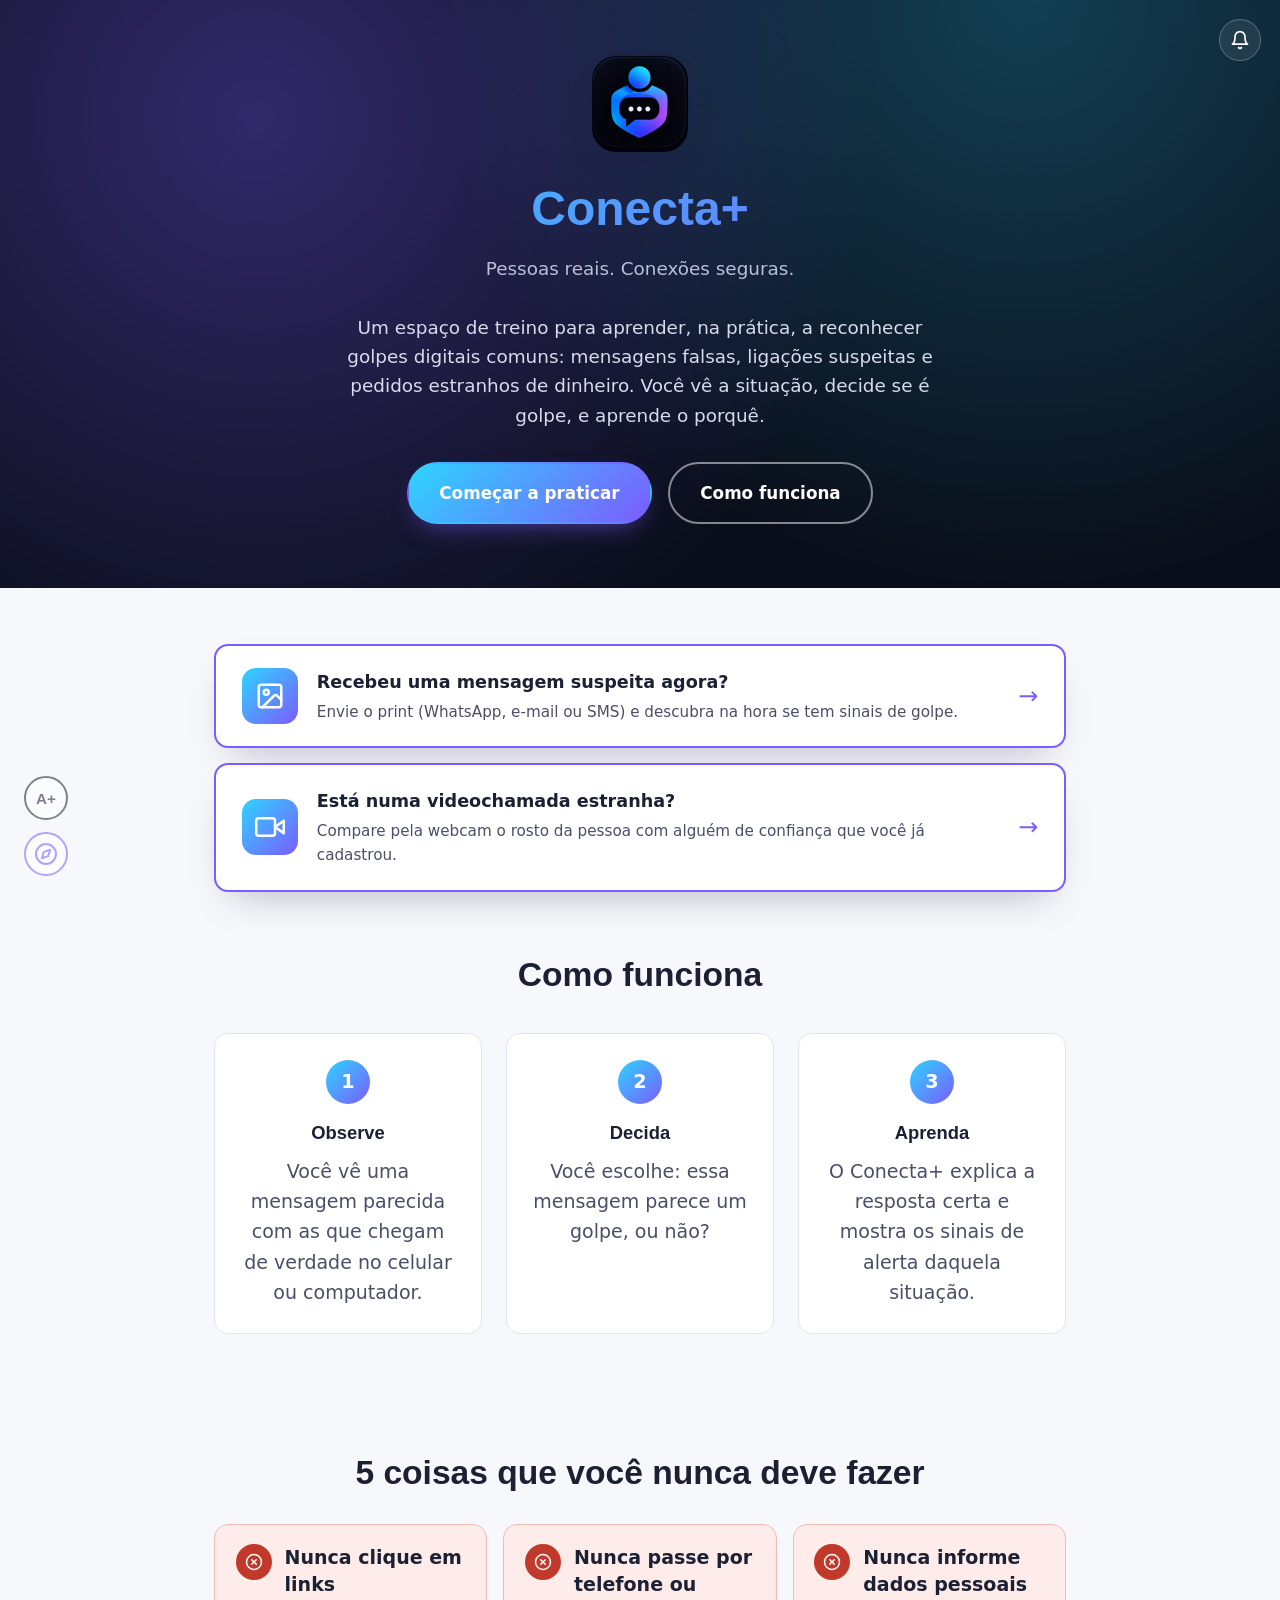
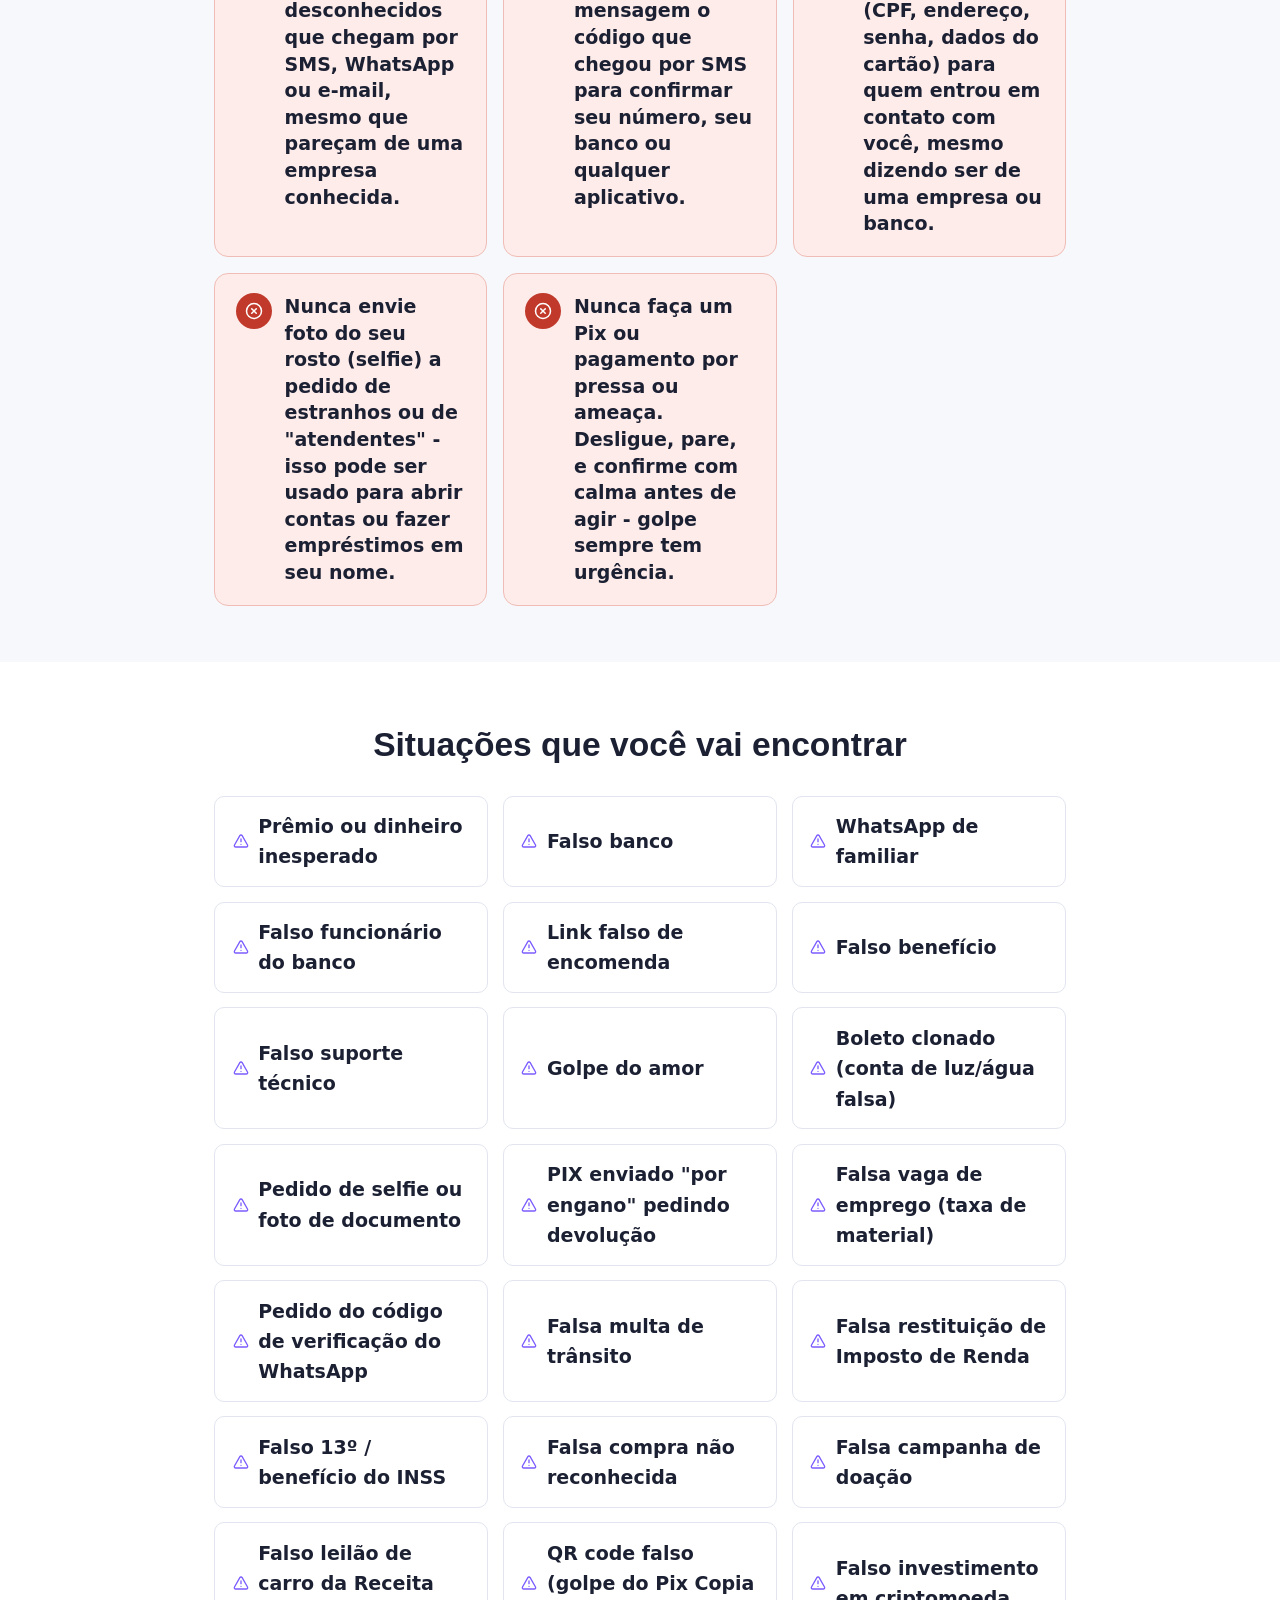
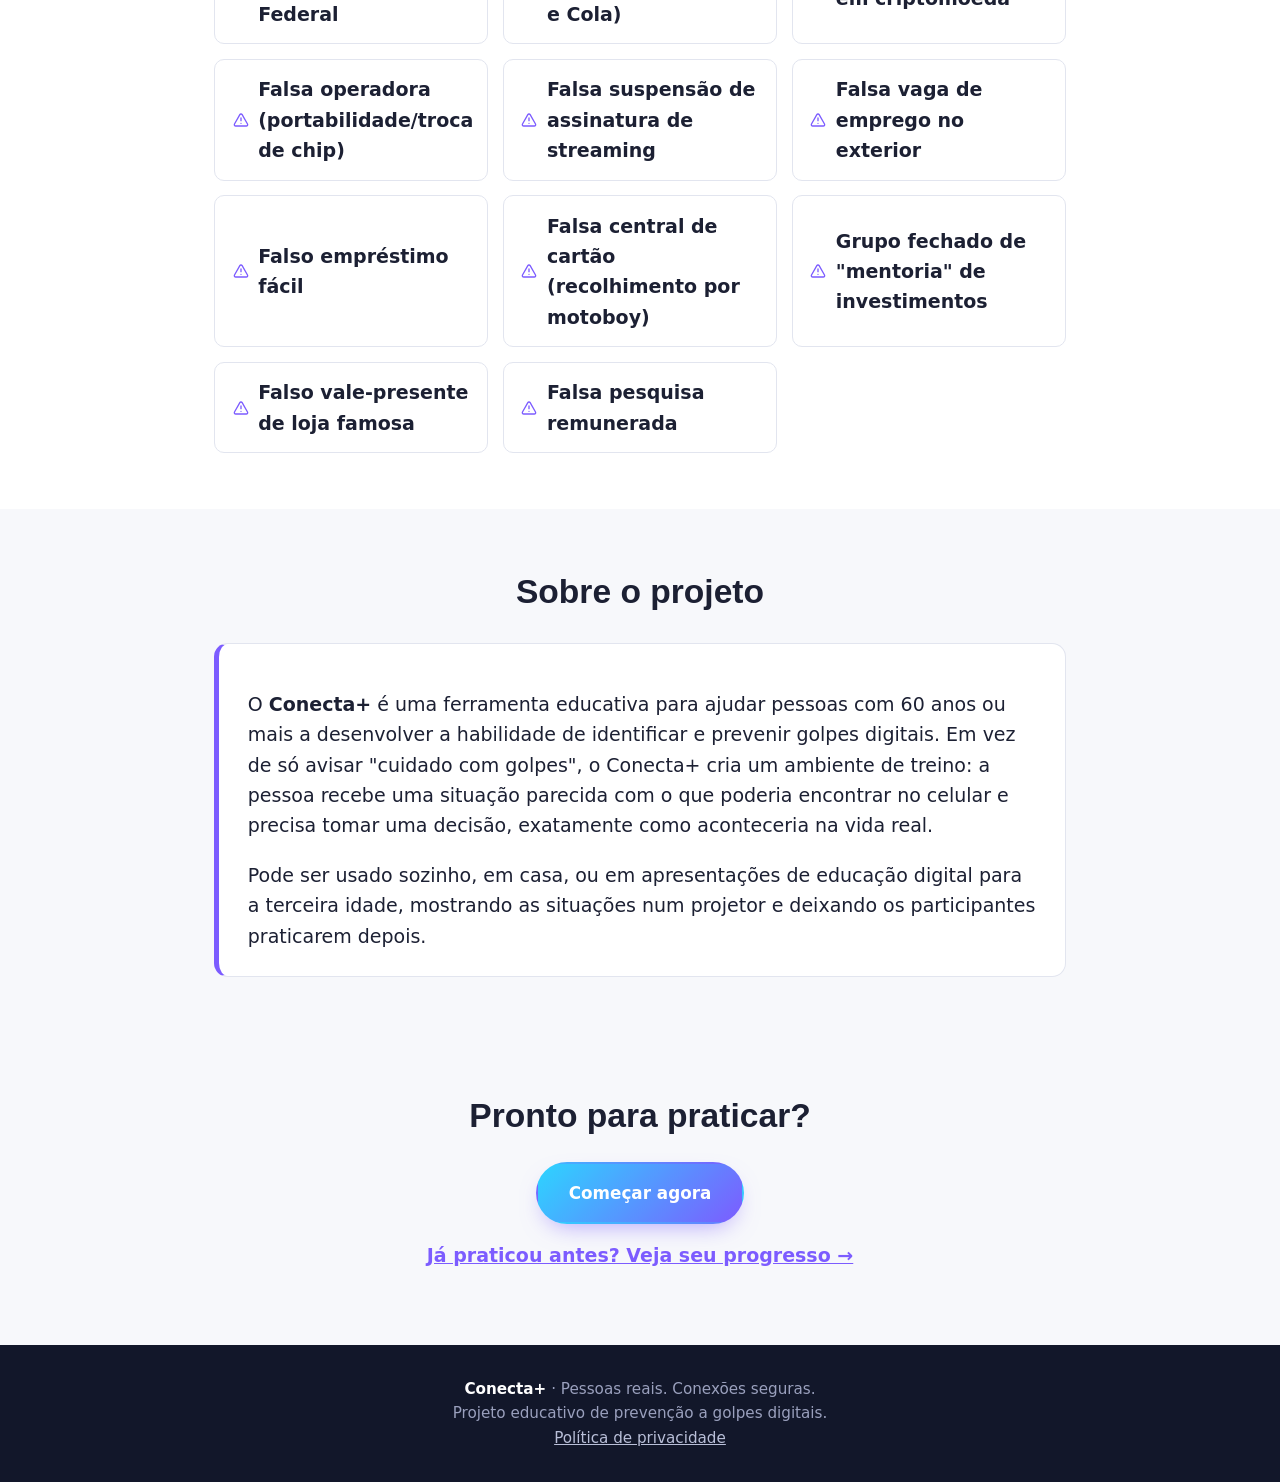
<file: web/index.html>
<!DOCTYPE html>
<html lang="pt-BR">
<head>
<meta charset="UTF-8">
<meta name="viewport" content="width=device-width, initial-scale=1.0">
<title>Conecta+ | Pessoas reais. Conexões seguras.</title>
<meta name="description" content="Conecta+ ajuda pessoas 60+ a reconhecer golpes digitais na prática, com situações reais e explicações simples.">
<link rel="icon" href="assets/icon-128.png">
<link rel="apple-touch-icon" href="assets/icon-192.png">
<link rel="manifest" href="manifest.json">
<meta name="theme-color" content="#0a0e1a">
<link rel="stylesheet" href="css/style.css">
</head>
<body data-tour-page="home">

<header class="hero">
  <button type="button" class="changelog-bell" data-changelog-bell aria-label="Ver novidades do Conecta+">
    <svg viewBox="0 0 24 24" width="20" height="20" fill="none" stroke="currentColor" stroke-width="2" stroke-linecap="round" stroke-linejoin="round" aria-hidden="true"><path d="M6 8a6 6 0 0 1 12 0c0 7 3 9 3 9H3s3-2 3-9"/><path d="M10.3 21a1.94 1.94 0 0 0 3.4 0"/></svg>
    <span class="changelog-bell__badge" data-changelog-badge hidden></span>
  </button>
  <div class="container">
    <img class="hero__logo" src="assets/icon-192.png" alt="Conecta+">
    <h1 class="hero__brand">Conecta+</h1>
    <p class="hero__slogan">Pessoas reais. Conexões seguras.</p>
    <p class="hero__desc">Um espaço de treino para aprender, na prática, a reconhecer golpes digitais comuns: mensagens falsas, ligações suspeitas e pedidos estranhos de dinheiro. Você vê a situação, decide se é golpe, e aprende o porquê.</p>
    <div class="hero__actions">
      <a class="btn btn-primary" href="praticar.html">Começar a praticar</a>
      <a class="btn btn-outline" href="#como-funciona">Como funciona</a>
      <button type="button" class="btn btn-outline" data-install-btn hidden>
        <svg viewBox="0 0 24 24" width="18" height="18" fill="none" stroke="currentColor" stroke-width="2" stroke-linecap="round" stroke-linejoin="round" aria-hidden="true"><path d="M12 3v12"/><path d="m7 10 5 5 5-5"/><path d="M5 21h14"/></svg>
        Instalar app
      </button>
    </div>
  </div>
</header>

<main>
  <section class="section" style="padding-bottom:0;">
    <div class="container">
      <a href="verificar.html" class="verify-cta">
        <div class="verify-cta__icon">
          <svg viewBox="0 0 24 24" width="30" height="30" fill="none" stroke="currentColor" stroke-width="2" stroke-linecap="round" stroke-linejoin="round" aria-hidden="true"><rect x="3" y="3" width="18" height="18" rx="2"/><circle cx="9" cy="9" r="2"/><path d="m21 15-3.086-3.086a2 2 0 0 0-2.828 0L6 21"/></svg>
        </div>
        <div class="verify-cta__text">
          <strong>Recebeu uma mensagem suspeita agora?</strong>
          <span>Envie o print (WhatsApp, e-mail ou SMS) e descubra na hora se tem sinais de golpe.</span>
        </div>
        <span class="verify-cta__arrow">→</span>
      </a>

      <a href="verificar-rosto.html" class="verify-cta" style="margin-top:0.9rem;">
        <div class="verify-cta__icon">
          <svg viewBox="0 0 24 24" width="30" height="30" fill="none" stroke="currentColor" stroke-width="2" stroke-linecap="round" stroke-linejoin="round" aria-hidden="true"><path d="M23 7v10l-7-5 7-5Z"/><rect x="1" y="5" width="15" height="14" rx="2"/></svg>
        </div>
        <div class="verify-cta__text">
          <strong>Está numa videochamada estranha?</strong>
          <span>Compare pela webcam o rosto da pessoa com alguém de confiança que você já cadastrou.</span>
        </div>
        <span class="verify-cta__arrow">→</span>
      </a>
    </div>
  </section>

  <section class="section" id="como-funciona">
    <div class="container">
      <h2>Como funciona</h2>
      <div class="how-grid">
        <div class="how-card">
          <div class="how-card__num">1</div>
          <h3>Observe</h3>
          <p>Você vê uma mensagem parecida com as que chegam de verdade no celular ou computador.</p>
        </div>
        <div class="how-card">
          <div class="how-card__num">2</div>
          <h3>Decida</h3>
          <p>Você escolhe: essa mensagem parece um golpe, ou não?</p>
        </div>
        <div class="how-card">
          <div class="how-card__num">3</div>
          <h3>Aprenda</h3>
          <p>O Conecta+ explica a resposta certa e mostra os sinais de alerta daquela situação.</p>
        </div>
      </div>
    </div>
  </section>

  <section class="section">
    <div class="container">
      <h2>5 coisas que você nunca deve fazer</h2>
      <div class="golden-rules">
        <div class="golden-rule">
          <span class="golden-rule__icon"><svg viewBox="0 0 24 24" width="18" height="18" fill="none" stroke="currentColor" stroke-width="2" stroke-linecap="round" stroke-linejoin="round" aria-hidden="true"><circle cx="12" cy="12" r="10"/><path d="m15 9-6 6"/><path d="m9 9 6 6"/></svg></span>
          <p>Nunca clique em links desconhecidos que chegam por SMS, WhatsApp ou e-mail, mesmo que pareçam de uma empresa conhecida.</p>
        </div>
        <div class="golden-rule">
          <span class="golden-rule__icon"><svg viewBox="0 0 24 24" width="18" height="18" fill="none" stroke="currentColor" stroke-width="2" stroke-linecap="round" stroke-linejoin="round" aria-hidden="true"><circle cx="12" cy="12" r="10"/><path d="m15 9-6 6"/><path d="m9 9 6 6"/></svg></span>
          <p>Nunca passe por telefone ou mensagem o código que chegou por SMS para confirmar seu número, seu banco ou qualquer aplicativo.</p>
        </div>
        <div class="golden-rule">
          <span class="golden-rule__icon"><svg viewBox="0 0 24 24" width="18" height="18" fill="none" stroke="currentColor" stroke-width="2" stroke-linecap="round" stroke-linejoin="round" aria-hidden="true"><circle cx="12" cy="12" r="10"/><path d="m15 9-6 6"/><path d="m9 9 6 6"/></svg></span>
          <p>Nunca informe dados pessoais (CPF, endereço, senha, dados do cartão) para quem entrou em contato com você, mesmo dizendo ser de uma empresa ou banco.</p>
        </div>
        <div class="golden-rule">
          <span class="golden-rule__icon"><svg viewBox="0 0 24 24" width="18" height="18" fill="none" stroke="currentColor" stroke-width="2" stroke-linecap="round" stroke-linejoin="round" aria-hidden="true"><circle cx="12" cy="12" r="10"/><path d="m15 9-6 6"/><path d="m9 9 6 6"/></svg></span>
          <p>Nunca envie foto do seu rosto (selfie) a pedido de estranhos ou de "atendentes" - isso pode ser usado para abrir contas ou fazer empréstimos em seu nome.</p>
        </div>
        <div class="golden-rule">
          <span class="golden-rule__icon"><svg viewBox="0 0 24 24" width="18" height="18" fill="none" stroke="currentColor" stroke-width="2" stroke-linecap="round" stroke-linejoin="round" aria-hidden="true"><circle cx="12" cy="12" r="10"/><path d="m15 9-6 6"/><path d="m9 9 6 6"/></svg></span>
          <p>Nunca faça um Pix ou pagamento por pressa ou ameaça. Desligue, pare, e confirme com calma antes de agir - golpe sempre tem urgência.</p>
        </div>
      </div>
    </div>
  </section>

  <section class="section" style="background:#fff;">
    <div class="container">
      <h2>Situações que você vai encontrar</h2>
      <div class="categories-list" data-categories>
        <div class="category-chip">Carregando…</div>
      </div>
    </div>
  </section>

  <section class="section">
    <div class="container">
      <h2>Sobre o projeto</h2>
      <div class="about-box">
        <p>O <strong>Conecta+</strong> é uma ferramenta educativa para ajudar pessoas com 60 anos ou mais a desenvolver a habilidade de identificar e prevenir golpes digitais. Em vez de só avisar "cuidado com golpes", o Conecta+ cria um ambiente de treino: a pessoa recebe uma situação parecida com o que poderia encontrar no celular e precisa tomar uma decisão, exatamente como aconteceria na vida real.</p>
        <p style="margin-bottom:0;">Pode ser usado sozinho, em casa, ou em apresentações de educação digital para a terceira idade, mostrando as situações num projetor e deixando os participantes praticarem depois.</p>
      </div>
    </div>
  </section>

  <section class="section" style="text-align:center;">
    <div class="container">
      <h2>Pronto para praticar?</h2>
      <a class="btn btn-primary" href="praticar.html">Começar agora</a>
      <p style="margin-top:1rem;"><a href="historico.html" style="color:var(--purple); font-weight:600;">Já praticou antes? Veja seu progresso →</a></p>
    </div>
  </section>
</main>

<footer>
  <div class="container">
    <strong>Conecta+</strong> · Pessoas reais. Conexões seguras.<br>
    Projeto educativo de prevenção a golpes digitais.<br>
    <a href="privacidade.html" style="color:#b9bfd8;">Política de privacidade</a>
  </div>
</footer>

<div class="changelog-modal" data-changelog-modal hidden>
  <div class="changelog-modal__backdrop" data-changelog-close></div>
  <div class="changelog-modal__panel">
    <div class="changelog-modal__header">
      <strong>Novidades do Conecta+</strong>
      <button type="button" class="changelog-modal__close" data-changelog-close aria-label="Fechar">
        <svg viewBox="0 0 24 24" width="18" height="18" fill="none" stroke="currentColor" stroke-width="2" stroke-linecap="round" stroke-linejoin="round" aria-hidden="true"><path d="M18 6 6 18"/><path d="M6 6l12 12"/></svg>
      </button>
    </div>
    <div class="changelog-modal__list" data-changelog-list></div>
  </div>
</div>

<script src="assets/scenarios.js"></script>
<script src="js/changelog-data.js"></script>
<script src="js/main.js"></script>
<script src="js/acessibilidade.js"></script>
<script src="js/changelog.js"></script>
<script src="js/siteTour.js"></script>
</body>
</html>
</file>
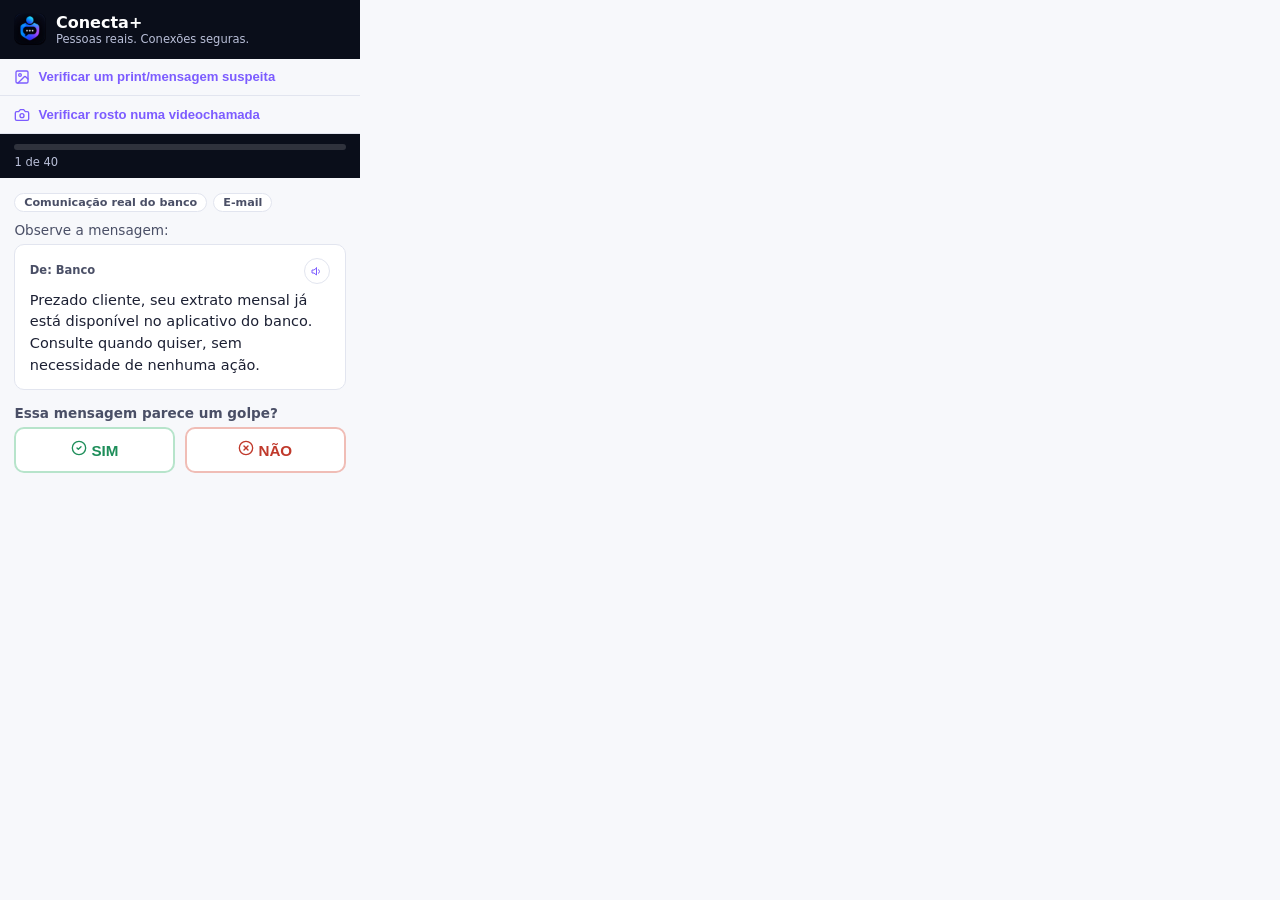
<file: extension/popup.html>
<!DOCTYPE html>
<html lang="pt-BR">
<head>
<meta charset="UTF-8">
<title>Conecta+</title>
<link rel="stylesheet" href="popup.css">
</head>
<body>
  <header class="header">
    <img src="icons/icon-48.png" alt="">
    <div>
      <strong>Conecta+</strong>
      <span>Pessoas reais. Conexões seguras.</span>
    </div>
  </header>

  <button type="button" class="verify-link" data-abrir-verificar>
    <svg viewBox="0 0 24 24" width="16" height="16" fill="none" stroke="currentColor" stroke-width="2" stroke-linecap="round" stroke-linejoin="round" aria-hidden="true"><rect x="3" y="3" width="18" height="18" rx="2"/><circle cx="9" cy="9" r="2"/><path d="m21 15-3.086-3.086a2 2 0 0 0-2.828 0L6 21"/></svg>
    Verificar um print/mensagem suspeita
  </button>

  <button type="button" class="verify-link" data-abrir-verificar-rosto>
    <svg viewBox="0 0 24 24" width="16" height="16" fill="none" stroke="currentColor" stroke-width="2" stroke-linecap="round" stroke-linejoin="round" aria-hidden="true"><path d="M14.5 4h-5L7 7H4a2 2 0 0 0-2 2v9a2 2 0 0 0 2 2h16a2 2 0 0 0 2-2V9a2 2 0 0 0-2-2h-3l-2.5-3z"/><circle cx="12" cy="13" r="3"/></svg>
    Verificar rosto numa videochamada
  </button>

  <div class="progress">
    <div class="progress__bar"><div class="progress__fill" data-progress-fill style="width:0%"></div></div>
    <span data-progress-label>1 de 40</span>
  </div>

  <main data-app></main>

  <script src="scenarios.js"></script>
  <script src="popup.js"></script>
</body>
</html>
</file>
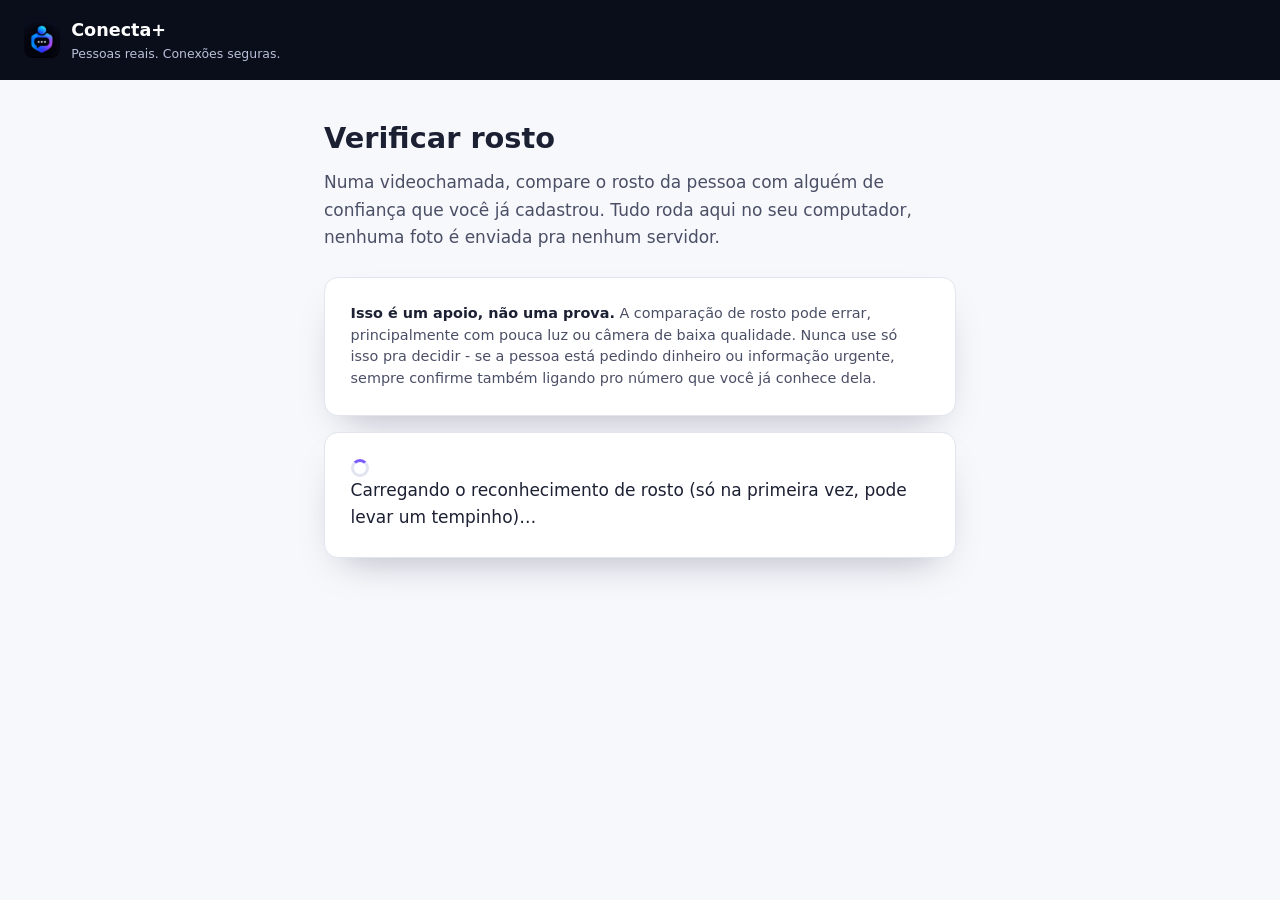
<file: extension/verificar-rosto.html>
<!DOCTYPE html>
<html lang="pt-BR">
<head>
<meta charset="UTF-8">
<title>Verificar rosto | Conecta+</title>
<link rel="icon" href="icons/icon-48.png">
<link rel="stylesheet" href="verificar.css">
</head>
<body>

<header class="page-header">
  <img src="icons/icon-48.png" alt="">
  <div>
    <strong>Conecta+</strong>
    <span>Pessoas reais. Conexões seguras.</span>
  </div>
</header>

<main class="page-main">
  <h1>Verificar rosto</h1>
  <p class="page-desc">Numa videochamada, compare o rosto da pessoa com alguém de confiança que você já cadastrou. Tudo roda aqui no seu computador, nenhuma foto é enviada pra nenhum servidor.</p>

  <div class="verify-card" style="margin-bottom:1rem;">
    <p class="face-disclaimer">
      <strong>Isso é um apoio, não uma prova.</strong> A comparação de rosto pode errar, principalmente com pouca luz ou câmera de baixa qualidade. Nunca use só isso pra decidir - se a pessoa está pedindo dinheiro ou informação urgente, sempre confirme também ligando pro número que você já conhece dela.
    </p>
  </div>

  <div class="verify-card" data-status-modelo style="margin-bottom:1rem;">
    <div class="spinner"></div>
    <span>Carregando o reconhecimento de rosto (só na primeira vez, pode levar um tempinho)…</span>
  </div>

  <div data-conteudo hidden>

    <div class="verify-card" style="margin-bottom:1rem;">
      <h2 class="face-section-title">1. Pessoas de confiança cadastradas</h2>
      <div class="face-list" data-face-list>
        <p class="face-empty" data-face-empty>Você ainda não cadastrou nenhum rosto.</p>
      </div>
      <button type="button" class="btn btn-outline--light btn-block" data-abrir-cadastro style="margin-top:1rem; width:100%;">+ Cadastrar um novo rosto</button>
      <div class="face-list-actions">
        <button type="button" class="btn btn-outline--light" data-exportar-rostos>Exportar cadastro</button>
        <label class="btn btn-outline--light" for="file-input-importar" style="cursor:pointer;">Importar cadastro</label>
        <input id="file-input-importar" type="file" accept="application/json" data-file-input-importar hidden>
      </div>
      <p class="verify-hint" data-status-exportar hidden></p>
    </div>

    <div class="verify-card" data-painel-cadastro hidden style="margin-bottom:1rem;">
      <h2 class="face-section-title" data-cadastro-titulo>Cadastrar rosto de confiança</h2>

      <div class="verify-tabs">
        <button type="button" class="verify-tab active" data-cadastro-tab="camera"><svg viewBox="0 0 24 24" width="16" height="16" fill="none" stroke="currentColor" stroke-width="2" stroke-linecap="round" stroke-linejoin="round" aria-hidden="true" style="vertical-align:-3px; margin-right:3px;"><path d="M14.5 4h-5L7 7H4a2 2 0 0 0-2 2v9a2 2 0 0 0 2 2h16a2 2 0 0 0 2-2V9a2 2 0 0 0-2-2h-3l-2.5-3z"/><circle cx="12" cy="13" r="3"/></svg>Usar câmera</button>
        <button type="button" class="verify-tab" data-cadastro-tab="foto">Enviar uma foto</button>
      </div>

      <div data-cadastro-painel="camera" class="verify-panel">
        <p class="verify-hint" style="margin-top:0;" data-hint-cadastro-camera>Peça pra pessoa olhar pra câmera com boa luz e clique em "Tirar foto".</p>
        <div class="webcam-box">
          <video data-video-cadastro autoplay muted playsinline></video>
          <img data-foto-tirada-cadastro alt="Foto tirada" hidden>
        </div>
        <div class="face-actions" style="margin-top:0.8rem;">
          <button type="button" class="btn btn-primary btn-block" data-tirar-foto-cadastro><svg viewBox="0 0 24 24" width="18" height="18" fill="none" stroke="currentColor" stroke-width="2" stroke-linecap="round" stroke-linejoin="round" aria-hidden="true" style="vertical-align:-4px; margin-right:4px;"><path d="M14.5 4h-5L7 7H4a2 2 0 0 0-2 2v9a2 2 0 0 0 2 2h16a2 2 0 0 0 2-2V9a2 2 0 0 0-2-2h-3l-2.5-3z"/><circle cx="12" cy="13" r="3"/></svg>Tirar foto</button>
          <button type="button" class="btn btn-outline--light btn-block" data-tirar-outra-cadastro hidden>Tirar outra foto</button>
        </div>
      </div>

      <div data-cadastro-painel="foto" class="verify-panel" hidden>
        <label class="upload-area" data-upload-area-cadastro for="file-input-cadastro">
          <svg viewBox="0 0 24 24" width="36" height="36" fill="none" stroke="currentColor" stroke-width="1.6" stroke-linecap="round" stroke-linejoin="round" aria-hidden="true"><rect x="3" y="3" width="18" height="18" rx="2"/><circle cx="9" cy="9" r="2"/><path d="m21 15-3.086-3.086a2 2 0 0 0-2.828 0L6 21"/></svg>
          <p><strong>Clique para escolher uma foto</strong><br>com o rosto da pessoa bem visível</p>
          <input id="file-input-cadastro" type="file" accept="image/*" data-file-input-cadastro hidden>
        </label>
        <div data-preview-wrap-cadastro class="upload-preview-wrap" hidden>
          <img data-preview-cadastro class="upload-preview" alt="Prévia da foto">
          <button type="button" class="upload-preview__remove" data-remove-cadastro aria-label="Remover foto">
            <svg viewBox="0 0 24 24" width="16" height="16" fill="none" stroke="currentColor" stroke-width="2.5" stroke-linecap="round" stroke-linejoin="round" aria-hidden="true"><path d="M18 6 6 18"/><path d="M6 6l12 12"/></svg>
          </button>
        </div>
      </div>

      <div data-status-cadastro class="verify-status" hidden></div>
      <input type="text" data-nome-input placeholder="Nome da pessoa (ex: minha filha Ana)" class="face-nome-input" maxlength="40">
      <div class="face-actions">
        <button type="button" class="btn btn-primary" data-capturar-btn>Salvar</button>
        <button type="button" class="btn btn-outline--light" data-cancelar-cadastro>Cancelar</button>
      </div>
    </div>

    <div class="verify-card">
      <h2 class="face-section-title">2. Verificar agora</h2>
      <p class="verify-hint" style="margin-top:0;">Aponte a câmera pro rosto da pessoa na chamada, ou envie uma foto (print da videochamada, foto de perfil), e compare com quem está cadastrado.</p>
      <button type="button" class="btn btn-primary btn-block" data-abrir-verificacao>Comparar agora</button>

      <div data-painel-verificacao hidden style="margin-top:1rem;">
        <div class="verify-tabs">
          <button type="button" class="verify-tab active" data-verificacao-tab="camera"><svg viewBox="0 0 24 24" width="16" height="16" fill="none" stroke="currentColor" stroke-width="2" stroke-linecap="round" stroke-linejoin="round" aria-hidden="true" style="vertical-align:-3px; margin-right:3px;"><path d="M14.5 4h-5L7 7H4a2 2 0 0 0-2 2v9a2 2 0 0 0 2 2h16a2 2 0 0 0 2-2V9a2 2 0 0 0-2-2h-3l-2.5-3z"/><circle cx="12" cy="13" r="3"/></svg>Usar câmera</button>
          <button type="button" class="verify-tab" data-verificacao-tab="foto">Enviar uma foto</button>
        </div>

        <div data-verificacao-painel="camera" class="verify-panel">
          <div class="webcam-box">
            <video data-video-verificar autoplay muted playsinline></video>
            <img data-foto-tirada-verificar alt="Foto tirada" hidden>
          </div>
          <div class="face-actions" style="margin-top:0.8rem;">
            <button type="button" class="btn btn-primary btn-block" data-tirar-foto-verificar><svg viewBox="0 0 24 24" width="18" height="18" fill="none" stroke="currentColor" stroke-width="2" stroke-linecap="round" stroke-linejoin="round" aria-hidden="true" style="vertical-align:-4px; margin-right:4px;"><path d="M14.5 4h-5L7 7H4a2 2 0 0 0-2 2v9a2 2 0 0 0 2 2h16a2 2 0 0 0 2-2V9a2 2 0 0 0-2-2h-3l-2.5-3z"/><circle cx="12" cy="13" r="3"/></svg>Tirar foto</button>
            <button type="button" class="btn btn-outline--light btn-block" data-tirar-outra-verificar hidden>Tirar outra foto</button>
          </div>
        </div>

        <div data-verificacao-painel="foto" class="verify-panel" hidden>
          <label class="upload-area" data-upload-area-verificar for="file-input-verificar">
            <svg viewBox="0 0 24 24" width="36" height="36" fill="none" stroke="currentColor" stroke-width="1.6" stroke-linecap="round" stroke-linejoin="round" aria-hidden="true"><rect x="3" y="3" width="18" height="18" rx="2"/><circle cx="9" cy="9" r="2"/><path d="m21 15-3.086-3.086a2 2 0 0 0-2.828 0L6 21"/></svg>
            <p><strong>Clique para escolher uma foto</strong><br>print da videochamada ou foto de perfil</p>
            <input id="file-input-verificar" type="file" accept="image/*" data-file-input-verificar hidden>
          </label>
          <div data-preview-wrap-verificar class="upload-preview-wrap" hidden>
            <img data-preview-verificar class="upload-preview" alt="Prévia da foto">
            <button type="button" class="upload-preview__remove" data-remove-verificar aria-label="Remover foto">
              <svg viewBox="0 0 24 24" width="16" height="16" fill="none" stroke="currentColor" stroke-width="2.5" stroke-linecap="round" stroke-linejoin="round" aria-hidden="true"><path d="M18 6 6 18"/><path d="M6 6l12 12"/></svg>
            </button>
          </div>
        </div>

        <div class="face-actions">
          <button type="button" class="btn btn-primary" data-comparar-btn>Comparar agora</button>
          <button type="button" class="btn btn-outline--light" data-fechar-verificacao>Fechar</button>
        </div>
      </div>

      <div data-status-verificacao class="verify-status" hidden></div>
      <div data-resultado-verificacao hidden></div>
    </div>

  </div>
</main>

<script src="face-api.min.js"></script>
<script src="verificarRosto.js"></script>
</body>
</html>
</file>
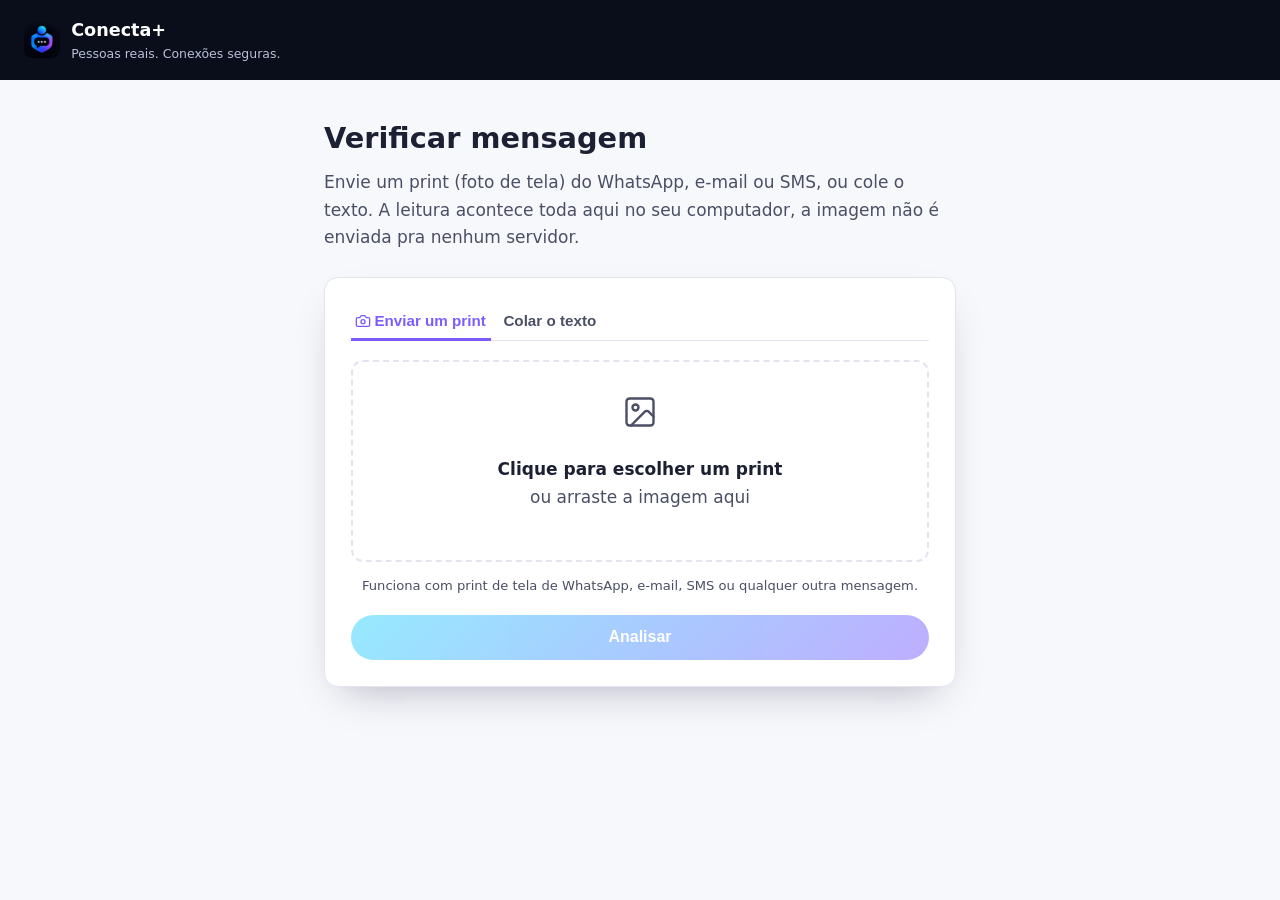
<file: extension/verificar.html>
<!DOCTYPE html>
<html lang="pt-BR">
<head>
<meta charset="UTF-8">
<title>Verificar mensagem | Conecta+</title>
<link rel="icon" href="icons/icon-48.png">
<link rel="stylesheet" href="verificar.css">
</head>
<body>

<header class="page-header">
  <img src="icons/icon-48.png" alt="">
  <div>
    <strong>Conecta+</strong>
    <span>Pessoas reais. Conexões seguras.</span>
  </div>
</header>

<main class="page-main">
  <h1>Verificar mensagem</h1>
  <p class="page-desc">Envie um print (foto de tela) do WhatsApp, e-mail ou SMS, ou cole o texto. A leitura acontece toda aqui no seu computador, a imagem não é enviada pra nenhum servidor.</p>

  <div class="verify-card">
    <div class="verify-tabs">
      <button type="button" class="verify-tab active" data-tab="imagem"><svg viewBox="0 0 24 24" width="16" height="16" fill="none" stroke="currentColor" stroke-width="2" stroke-linecap="round" stroke-linejoin="round" aria-hidden="true" style="vertical-align:-3px; margin-right:3px;"><path d="M14.5 4h-5L7 7H4a2 2 0 0 0-2 2v9a2 2 0 0 0 2 2h16a2 2 0 0 0 2-2V9a2 2 0 0 0-2-2h-3l-2.5-3z"/><circle cx="12" cy="13" r="3"/></svg>Enviar um print</button>
      <button type="button" class="verify-tab" data-tab="texto">Colar o texto</button>
    </div>

    <div data-panel="imagem" class="verify-panel">
      <label class="upload-area" data-upload-area for="file-input">
        <svg viewBox="0 0 24 24" width="36" height="36" fill="none" stroke="currentColor" stroke-width="1.6" stroke-linecap="round" stroke-linejoin="round" aria-hidden="true"><rect x="3" y="3" width="18" height="18" rx="2"/><circle cx="9" cy="9" r="2"/><path d="m21 15-3.086-3.086a2 2 0 0 0-2.828 0L6 21"/></svg>
        <p><strong>Clique para escolher um print</strong><br>ou arraste a imagem aqui</p>
        <input id="file-input" type="file" accept="image/*" data-file-input hidden>
      </label>
      <div data-preview-wrap class="upload-preview-wrap" hidden>
        <img data-preview class="upload-preview" alt="Prévia do print enviado">
        <button type="button" class="upload-preview__remove" data-remove-btn aria-label="Remover imagem">
          <svg viewBox="0 0 24 24" width="16" height="16" fill="none" stroke="currentColor" stroke-width="2.5" stroke-linecap="round" stroke-linejoin="round" aria-hidden="true"><path d="M18 6 6 18"/><path d="M6 6l12 12"/></svg>
        </button>
      </div>
      <p class="verify-hint">Funciona com print de tela de WhatsApp, e-mail, SMS ou qualquer outra mensagem.</p>
    </div>

    <div data-panel="texto" class="verify-panel" hidden>
      <textarea data-text-input rows="6" placeholder="Cole aqui o texto da mensagem que você recebeu..."></textarea>
    </div>

    <button type="button" class="btn btn-primary btn-block" data-analisar-btn disabled style="margin-top:1.2rem;">Analisar</button>

    <div data-status class="verify-status" hidden></div>
  </div>

  <div data-resultado hidden></div>
</main>

<script src="scenarios.js"></script>
<script src="scamDetector.js"></script>
<script src="tesseract/tesseract.min.js"></script>
<script src="verificar.js"></script>
</body>
</html>
</file>
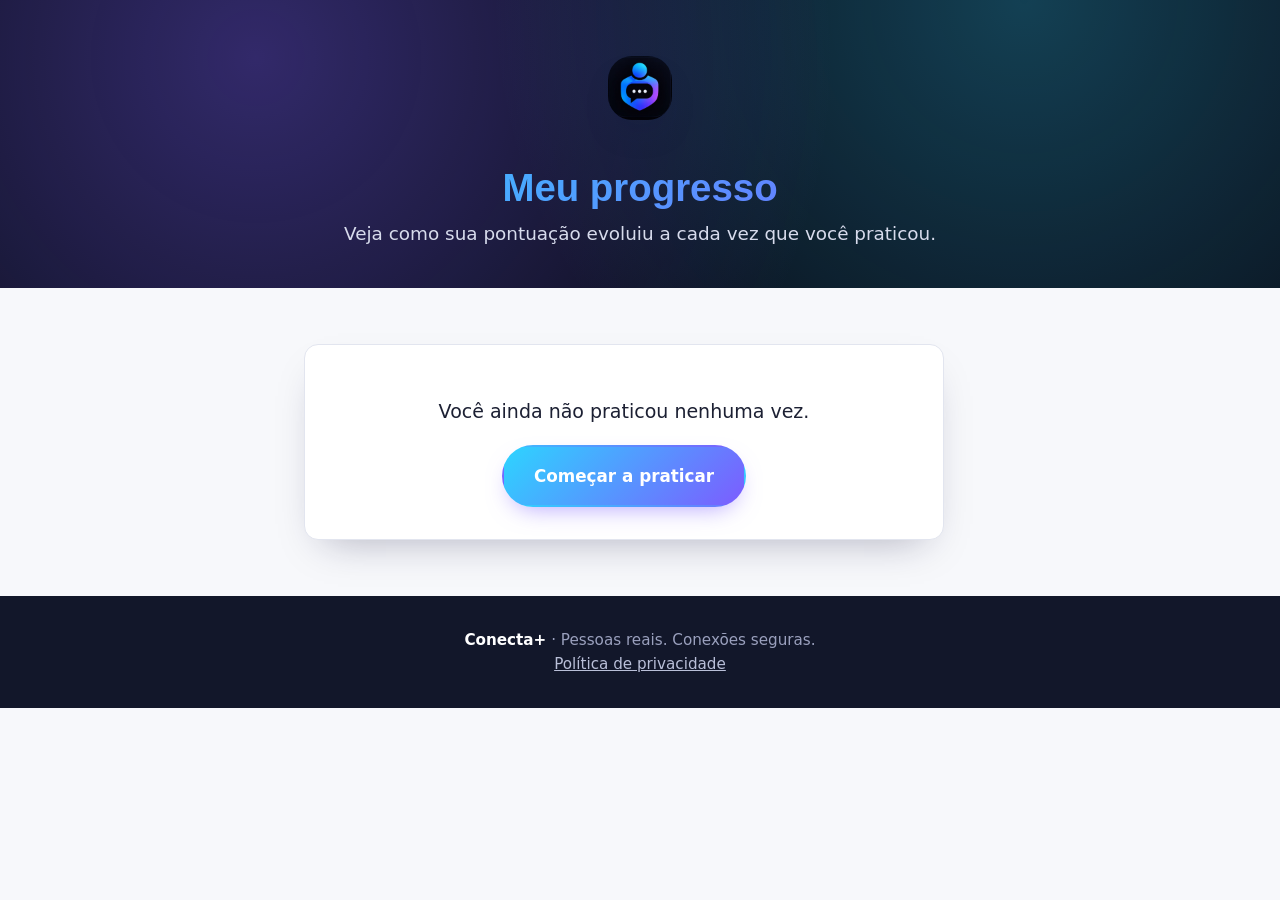
<file: web/historico.html>
<!DOCTYPE html>
<html lang="pt-BR">
<head>
<meta charset="UTF-8">
<meta name="viewport" content="width=device-width, initial-scale=1.0">
<title>Meu progresso | Conecta+</title>
<meta name="description" content="Acompanhe sua evolução nas práticas de reconhecimento de golpes digitais do Conecta+.">
<link rel="icon" href="assets/icon-128.png">
<link rel="manifest" href="manifest.json">
<meta name="theme-color" content="#0a0e1a">
<link rel="stylesheet" href="css/style.css">
</head>
<body data-tour-page="historico">

<header class="hero" style="padding-bottom:2.5rem;">
  <div class="container">
    <a href="index.html" style="display:inline-block; margin-bottom:1rem;">
      <img class="hero__logo" src="assets/icon-192.png" alt="Conecta+" style="width:64px; height:64px; margin:0 auto 0.8rem;">
    </a>
    <h1 class="hero__brand" style="font-size:clamp(1.8rem,5vw,2.4rem);">Meu progresso</h1>
    <p class="hero__desc" style="margin-bottom:0;">Veja como sua pontuação evoluiu a cada vez que você praticou.</p>
  </div>
</header>

<main>
  <section class="section">
    <div class="container" style="max-width:720px;">
      <div data-conteudo></div>
    </div>
  </section>
</main>

<footer>
  <div class="container">
    <strong>Conecta+</strong> · Pessoas reais. Conexões seguras.<br>
    <a href="privacidade.html" style="color:#b9bfd8;">Política de privacidade</a>
  </div>
</footer>

<script src="js/changelog-data.js"></script>
<script src="js/changelog.js"></script>
<script src="js/atividade.js"></script>
<script src="js/historico.js"></script>
<script src="js/acessibilidade.js"></script>
</body>
</html>
</file>
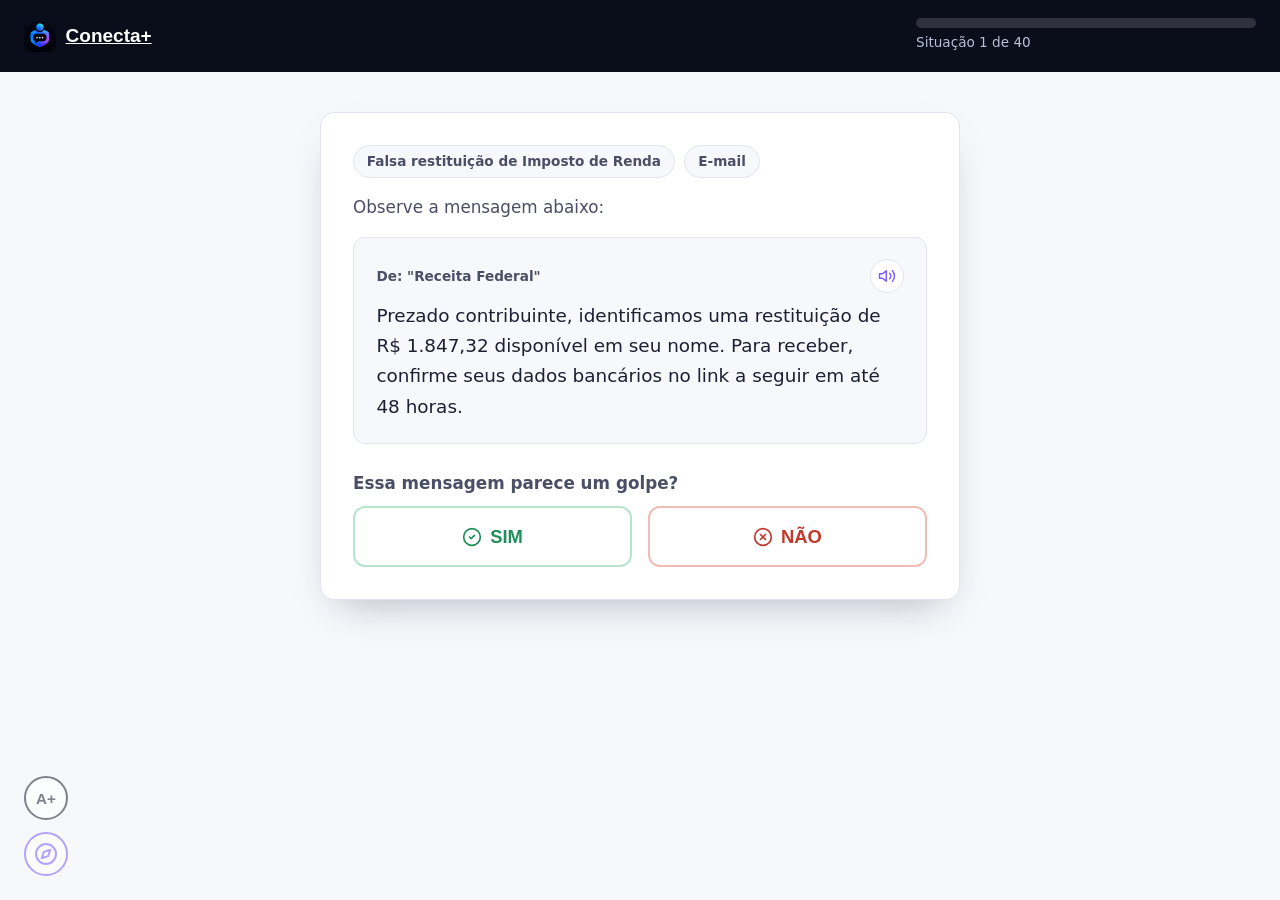
<file: web/praticar.html>
<!DOCTYPE html>
<html lang="pt-BR">
<head>
<meta charset="UTF-8">
<meta name="viewport" content="width=device-width, initial-scale=1.0">
<title>Praticar | Conecta+</title>
<link rel="icon" href="assets/icon-128.png">
<link rel="manifest" href="manifest.json">
<meta name="theme-color" content="#0a0e1a">
<link rel="stylesheet" href="css/style.css">
</head>
<body data-tour-page="praticar">

<div class="practice-shell">
  <header class="practice-header">
    <a class="practice-header__brand" href="index.html">
      <img src="assets/icon-128.png" alt="">
      <span>Conecta+</span>
    </a>
    <div class="practice-progress">
      <div class="practice-progress__bar"><div class="practice-progress__fill" data-progress-fill style="width:0%"></div></div>
      <div class="practice-progress__label" data-progress-label>Situação 1 de 40</div>
    </div>
  </header>

  <main class="practice-main">
    <div data-app></div>
  </main>
</div>

<script src="assets/scenarios.js"></script>
<script src="js/atividade.js"></script>
<script src="js/praticar.js"></script>
<script src="js/acessibilidade.js"></script>
<script src="js/changelog-data.js"></script>
<script src="js/changelog.js"></script>
<script src="js/siteTour.js"></script>
</body>
</html>
</file>
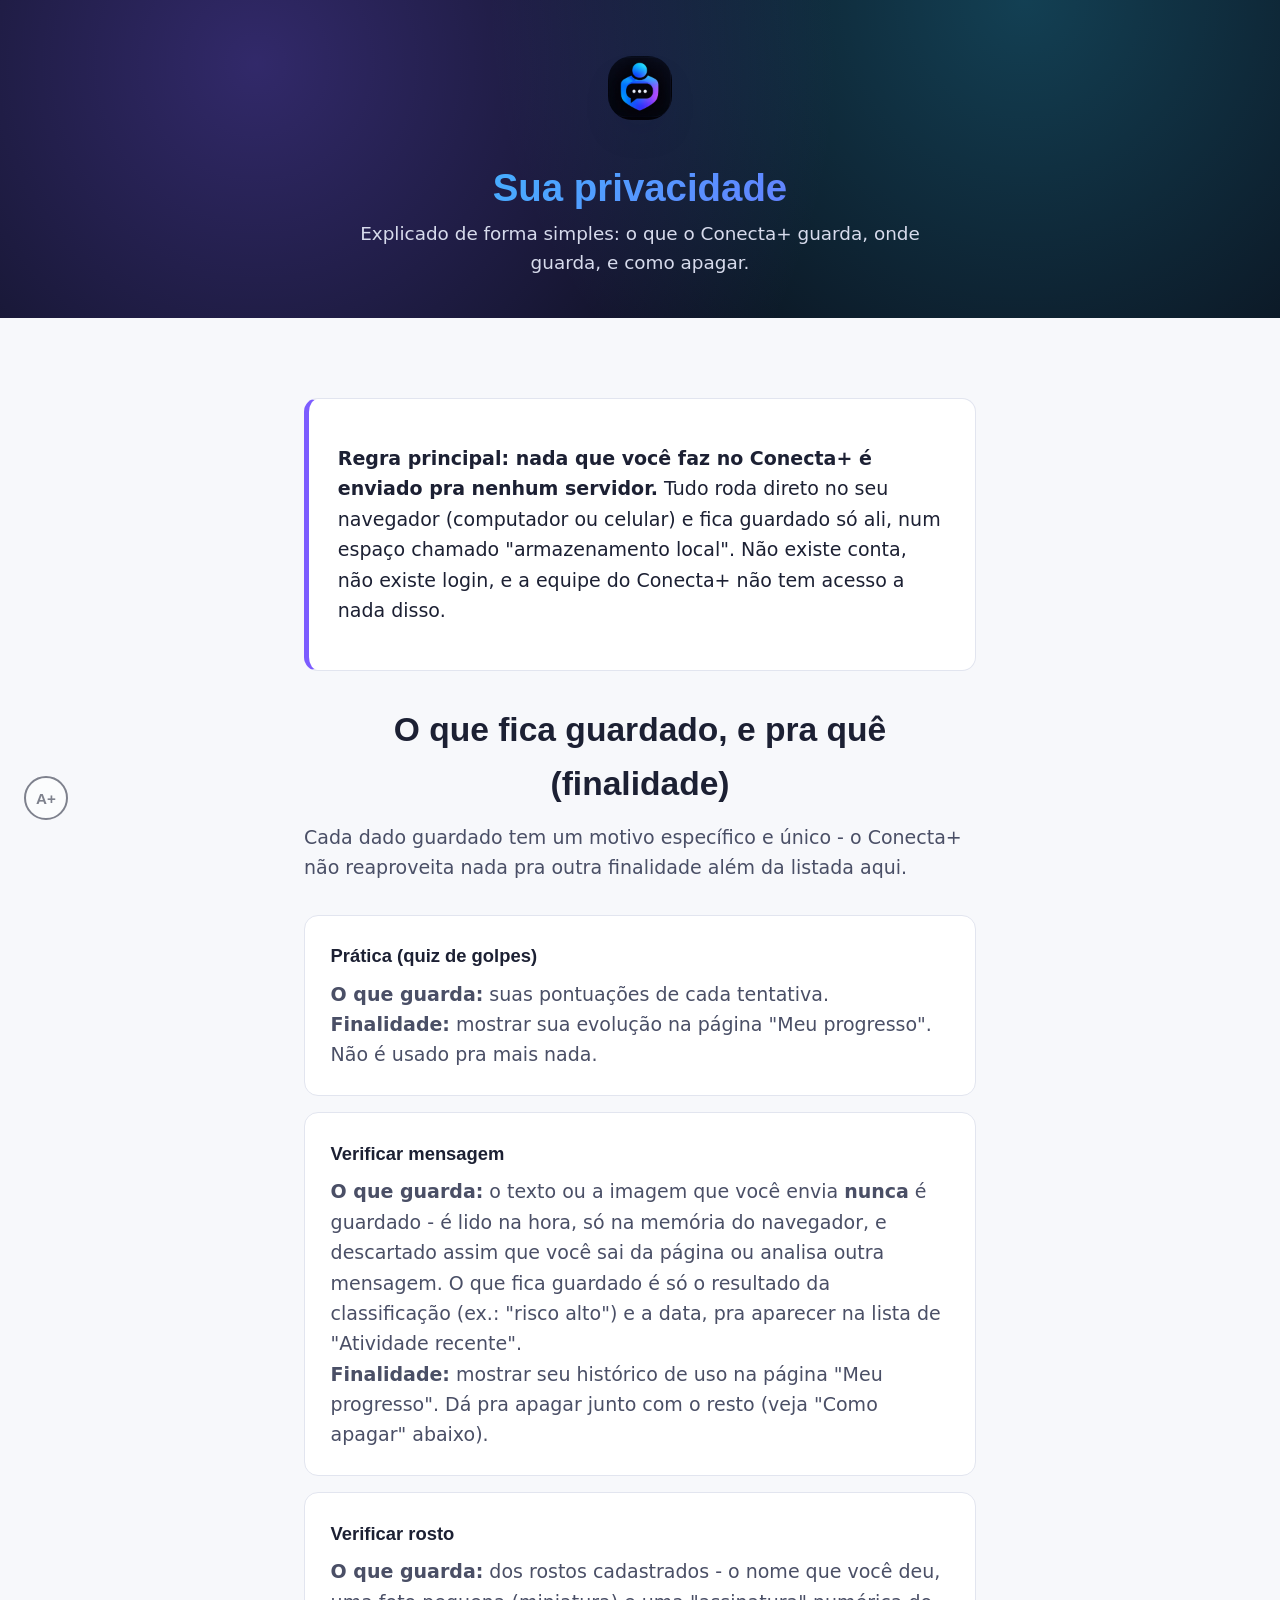
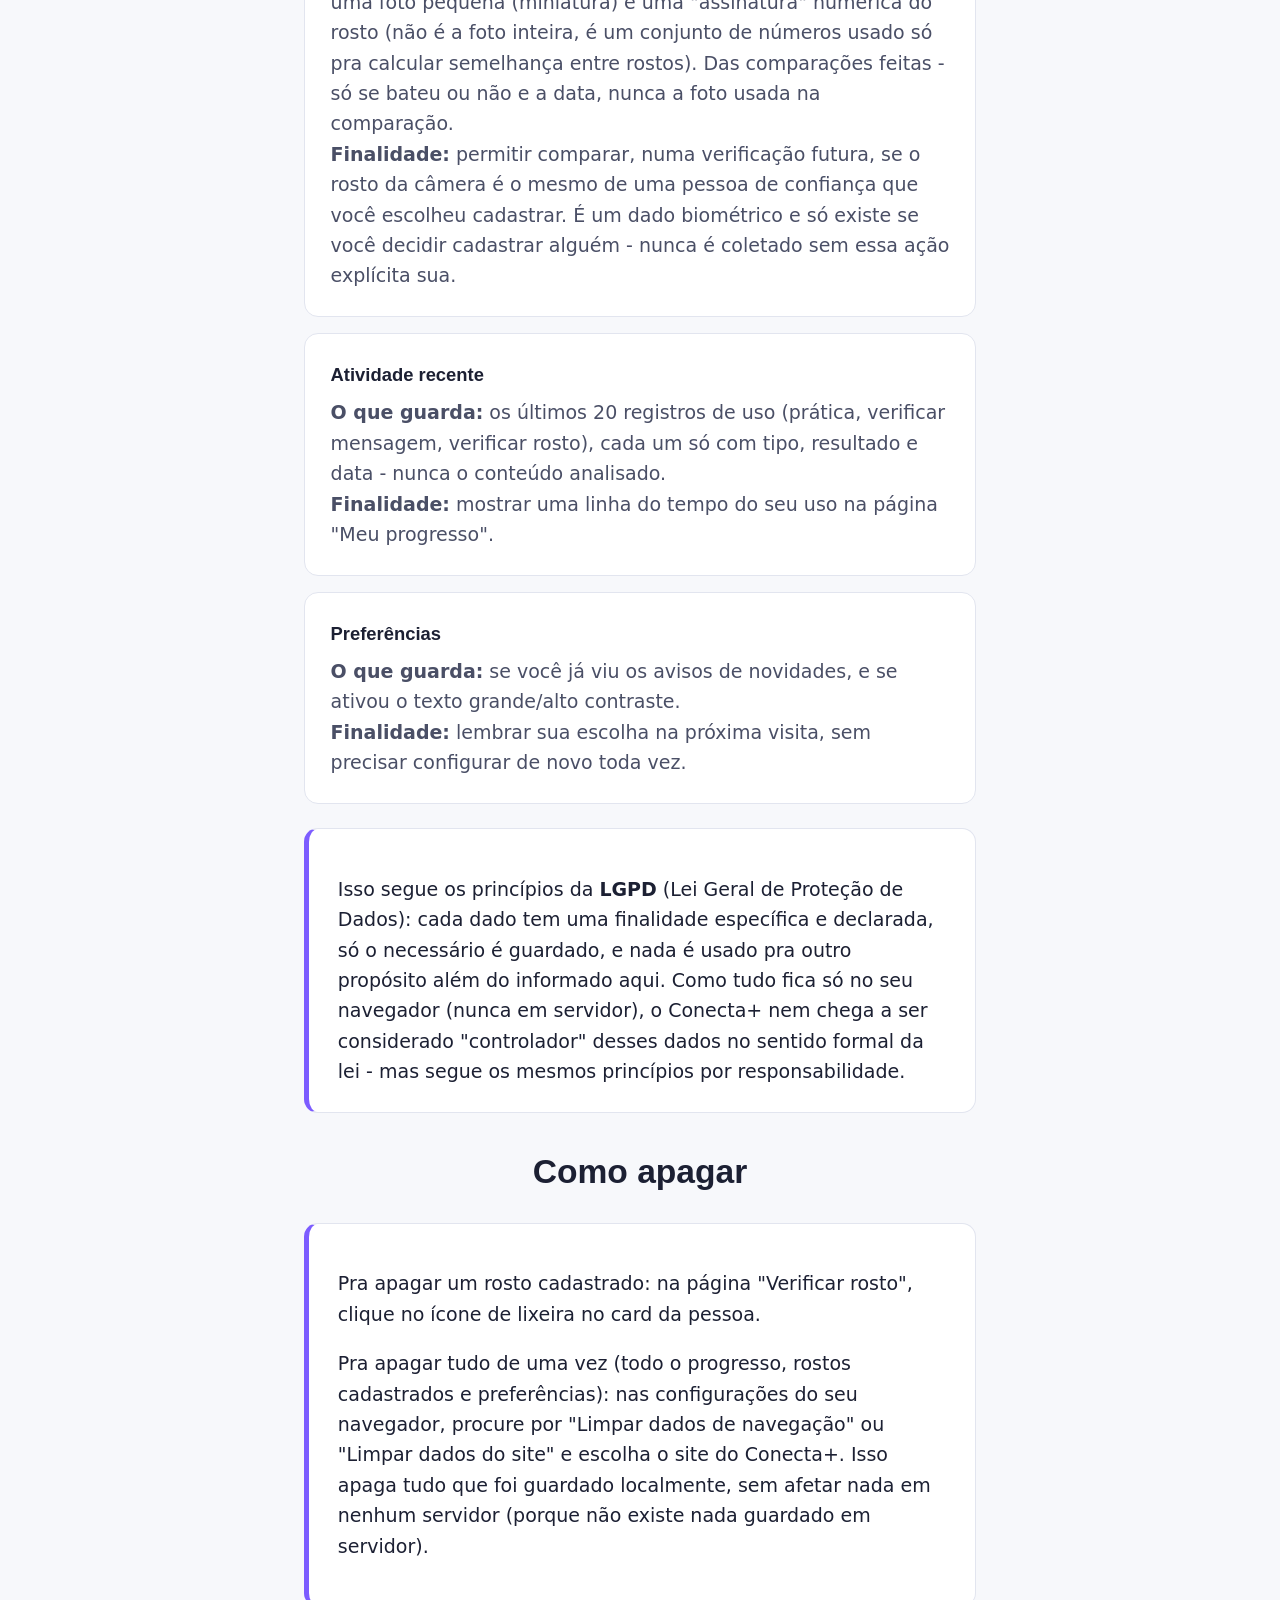
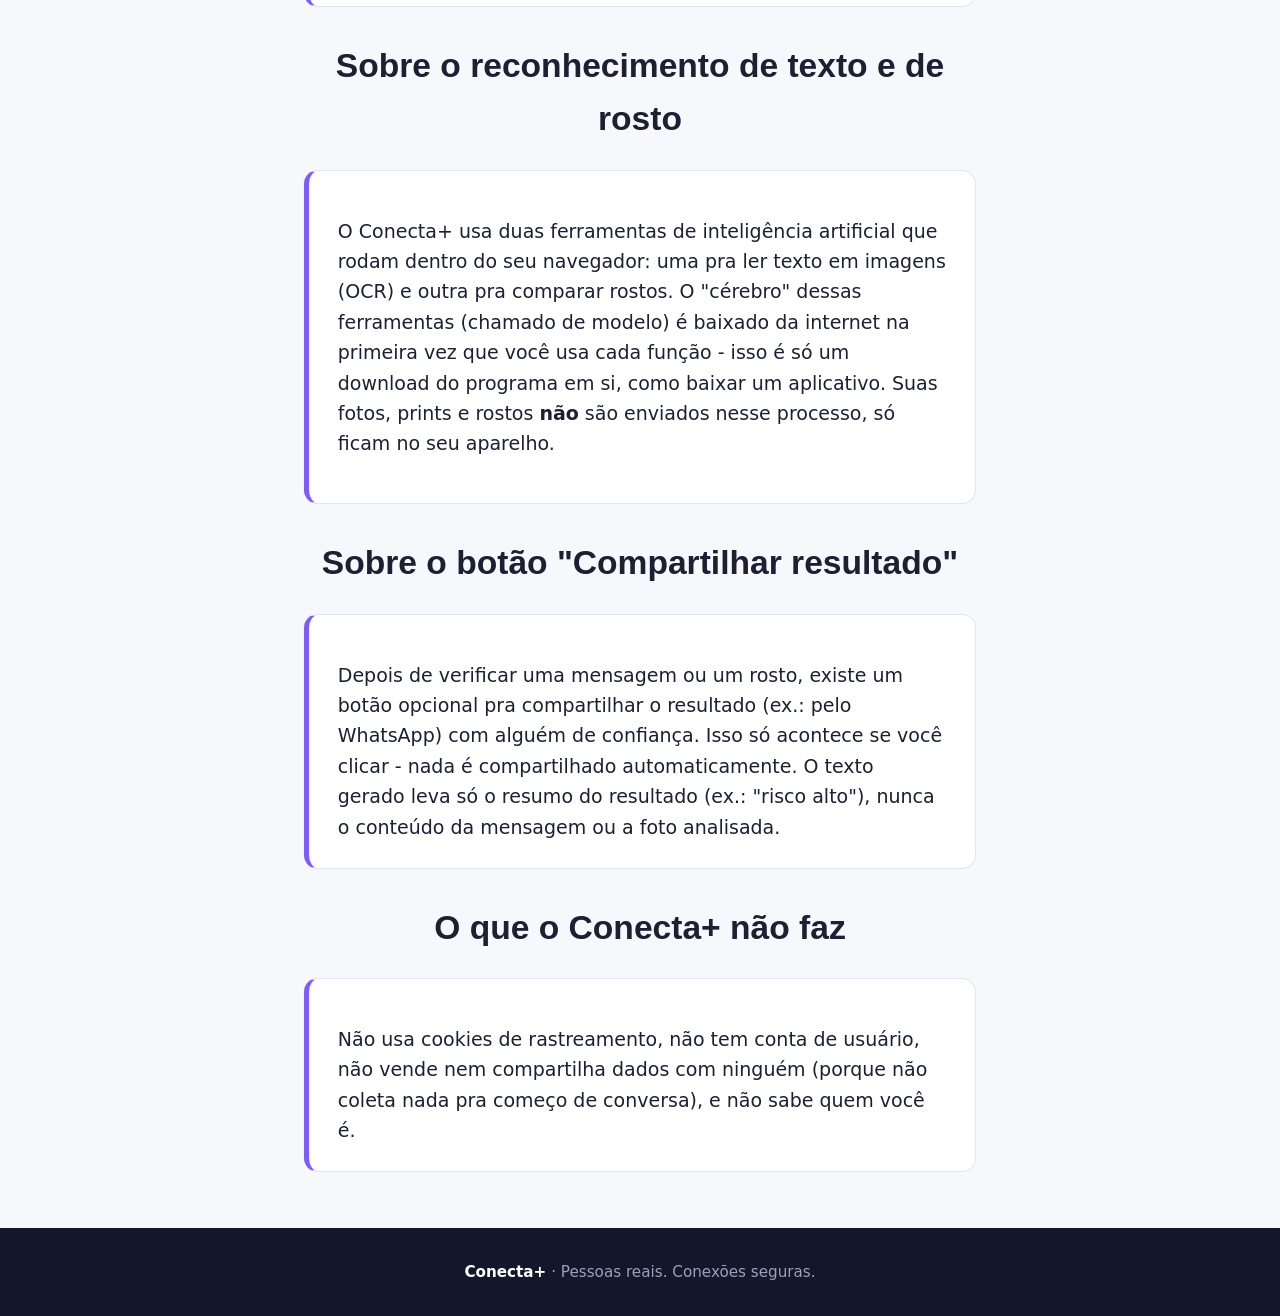
<file: web/privacidade.html>
<!DOCTYPE html>
<html lang="pt-BR">
<head>
<meta charset="UTF-8">
<meta name="viewport" content="width=device-width, initial-scale=1.0">
<title>Política de privacidade | Conecta+</title>
<meta name="description" content="O que o Conecta+ guarda, onde guarda, e como apagar - de forma simples e direta.">
<link rel="icon" href="assets/icon-128.png">
<link rel="manifest" href="manifest.json">
<meta name="theme-color" content="#0a0e1a">
<link rel="stylesheet" href="css/style.css">
</head>
<body>

<header class="hero" style="padding-bottom:2.5rem;">
  <div class="container">
    <a href="index.html" style="display:inline-block; margin-bottom:1rem;">
      <img class="hero__logo" src="assets/icon-192.png" alt="Conecta+" style="width:64px; height:64px; margin:0 auto 0.8rem;">
    </a>
    <h1 class="hero__brand" style="font-size:clamp(1.8rem,5vw,2.4rem);">Sua privacidade</h1>
    <p class="hero__desc" style="margin-bottom:0;">Explicado de forma simples: o que o Conecta+ guarda, onde guarda, e como apagar.</p>
  </div>
</header>

<main>
  <section class="section">
    <div class="container" style="max-width:720px;">

      <div class="about-box">
        <p><strong>Regra principal: nada que você faz no Conecta+ é enviado pra nenhum servidor.</strong> Tudo roda direto no seu navegador (computador ou celular) e fica guardado só ali, num espaço chamado "armazenamento local". Não existe conta, não existe login, e a equipe do Conecta+ não tem acesso a nada disso.</p>
      </div>

      <h2 style="margin-top:2rem;">O que fica guardado, e pra quê (finalidade)</h2>
      <p style="color:var(--ink-soft); margin-top:-0.5rem;">Cada dado guardado tem um motivo específico e único - o Conecta+ não reaproveita nada pra outra finalidade além da listada aqui.</p>
      <div class="how-grid" style="grid-template-columns:1fr; gap:1rem;">
        <div class="how-card" style="text-align:left;">
          <h3>Prática (quiz de golpes)</h3>
          <p><strong>O que guarda:</strong> suas pontuações de cada tentativa.<br><strong>Finalidade:</strong> mostrar sua evolução na página "Meu progresso". Não é usado pra mais nada.</p>
        </div>
        <div class="how-card" style="text-align:left;">
          <h3>Verificar mensagem</h3>
          <p><strong>O que guarda:</strong> o texto ou a imagem que você envia <strong>nunca</strong> é guardado - é lido na hora, só na memória do navegador, e descartado assim que você sai da página ou analisa outra mensagem. O que fica guardado é só o resultado da classificação (ex.: "risco alto") e a data, pra aparecer na lista de "Atividade recente".<br><strong>Finalidade:</strong> mostrar seu histórico de uso na página "Meu progresso". Dá pra apagar junto com o resto (veja "Como apagar" abaixo).</p>
        </div>
        <div class="how-card" style="text-align:left;">
          <h3>Verificar rosto</h3>
          <p><strong>O que guarda:</strong> dos rostos cadastrados - o nome que você deu, uma foto pequena (miniatura) e uma "assinatura" numérica do rosto (não é a foto inteira, é um conjunto de números usado só pra calcular semelhança entre rostos). Das comparações feitas - só se bateu ou não e a data, nunca a foto usada na comparação.<br><strong>Finalidade:</strong> permitir comparar, numa verificação futura, se o rosto da câmera é o mesmo de uma pessoa de confiança que você escolheu cadastrar. É um dado biométrico e só existe se você decidir cadastrar alguém - nunca é coletado sem essa ação explícita sua.</p>
        </div>
        <div class="how-card" style="text-align:left;">
          <h3>Atividade recente</h3>
          <p><strong>O que guarda:</strong> os últimos 20 registros de uso (prática, verificar mensagem, verificar rosto), cada um só com tipo, resultado e data - nunca o conteúdo analisado.<br><strong>Finalidade:</strong> mostrar uma linha do tempo do seu uso na página "Meu progresso".</p>
        </div>
        <div class="how-card" style="text-align:left;">
          <h3>Preferências</h3>
          <p><strong>O que guarda:</strong> se você já viu os avisos de novidades, e se ativou o texto grande/alto contraste.<br><strong>Finalidade:</strong> lembrar sua escolha na próxima visita, sem precisar configurar de novo toda vez.</p>
        </div>
      </div>

      <div class="about-box" style="margin-top:1.5rem;">
        <p style="margin-bottom:0;">Isso segue os princípios da <strong>LGPD</strong> (Lei Geral de Proteção de Dados): cada dado tem uma finalidade específica e declarada, só o necessário é guardado, e nada é usado pra outro propósito além do informado aqui. Como tudo fica só no seu navegador (nunca em servidor), o Conecta+ nem chega a ser considerado "controlador" desses dados no sentido formal da lei - mas segue os mesmos princípios por responsabilidade.</p>
      </div>

      <h2 style="margin-top:2rem;">Como apagar</h2>
      <div class="about-box">
        <p>Pra apagar um rosto cadastrado: na página "Verificar rosto", clique no ícone de lixeira no card da pessoa.</p>
        <p>Pra apagar tudo de uma vez (todo o progresso, rostos cadastrados e preferências): nas configurações do seu navegador, procure por "Limpar dados de navegação" ou "Limpar dados do site" e escolha o site do Conecta+. Isso apaga tudo que foi guardado localmente, sem afetar nada em nenhum servidor (porque não existe nada guardado em servidor).</p>
      </div>

      <h2 style="margin-top:2rem;">Sobre o reconhecimento de texto e de rosto</h2>
      <div class="about-box">
        <p>O Conecta+ usa duas ferramentas de inteligência artificial que rodam dentro do seu navegador: uma pra ler texto em imagens (OCR) e outra pra comparar rostos. O "cérebro" dessas ferramentas (chamado de modelo) é baixado da internet na primeira vez que você usa cada função - isso é só um download do programa em si, como baixar um aplicativo. Suas fotos, prints e rostos <strong>não</strong> são enviados nesse processo, só ficam no seu aparelho.</p>
      </div>

      <h2 style="margin-top:2rem;">Sobre o botão "Compartilhar resultado"</h2>
      <div class="about-box">
        <p style="margin-bottom:0;">Depois de verificar uma mensagem ou um rosto, existe um botão opcional pra compartilhar o resultado (ex.: pelo WhatsApp) com alguém de confiança. Isso só acontece se você clicar - nada é compartilhado automaticamente. O texto gerado leva só o resumo do resultado (ex.: "risco alto"), nunca o conteúdo da mensagem ou a foto analisada.</p>
      </div>

      <h2 style="margin-top:2rem;">O que o Conecta+ não faz</h2>
      <div class="about-box">
        <p style="margin-bottom:0;">Não usa cookies de rastreamento, não tem conta de usuário, não vende nem compartilha dados com ninguém (porque não coleta nada pra começo de conversa), e não sabe quem você é.</p>
      </div>

    </div>
  </section>
</main>

<footer>
  <div class="container">
    <strong>Conecta+</strong> · Pessoas reais. Conexões seguras.
  </div>
</footer>

<script src="js/changelog-data.js"></script>
<script src="js/changelog.js"></script>
<script src="js/acessibilidade.js"></script>
</body>
</html>
</file>
<file: web/css/style.css>
:root {
  --bg-dark: #0a0e1a;
  --bg-dark-2: #12172a;
  --blue: #2dd4ff;
  --purple: #7c5cff;
  --gradient: linear-gradient(135deg, var(--blue), var(--purple));
  --ivory: #f7f8fb;
  --ink: #1c2033;
  --ink-soft: #4a4f66;
  --line: #e2e5ef;
  --green: #1e8e5a;
  --green-bg: #e6f6ee;
  --red: #c0392b;
  --red-bg: #fdecea;
  --radius: 14px;
  --shadow: 0 18px 40px -20px rgba(20, 20, 60, 0.35);
  --font-display: 'Poppins', 'Segoe UI', sans-serif;
  --font-body: 'Segoe UI', system-ui, sans-serif;
}

/* ---------- Acessibilidade: texto maior + mais contraste ----------
   Redefine só as variáveis de cor/tamanho "fracas" (texto secundário,
   bordas) - como quase todo o site já usa var(--ink-soft) e var(--line),
   isso aumenta o contraste em todas as páginas de uma vez, sem precisar
   mexer em cada componente. */
body.a11y-ativo {
  font-size: 23px;
  --ink-soft: var(--ink);
  --line: #8b90a8;
}

* { box-sizing: border-box; }
/* Sem isso, o [hidden] do navegador perde pra qualquer classe com
   "display" (ex.: .btn { display: inline-flex }) porque a especificidade
   é igual e a nossa folha de estilo carrega depois - foi o que deixava o
   botão "Instalar app" aparecendo vazio antes da hora. */
[hidden] { display: none !important; }
html { scroll-behavior: smooth; }
body {
  margin: 0;
  font-family: var(--font-body);
  color: var(--ink);
  background: var(--ivory);
  /* Base de fonte maior que o padrão (16px) de propósito - o público
     principal do Conecta+ é 60+, e texto grande facilita muito a leitura. */
  font-size: 19px;
  line-height: 1.6;
}
img { max-width: 100%; display: block; }
a { color: inherit; }
.container { max-width: 900px; margin: 0 auto; padding: 0 1.5rem; }

/* ---------- Topo escuro com a marca (decorativo) ---------- */
.hero {
  background: radial-gradient(circle at 20% 20%, rgba(124,92,255,0.35), transparent 55%),
              radial-gradient(circle at 80% 0%, rgba(45,212,255,0.25), transparent 50%),
              var(--bg-dark);
  color: #fff;
  padding: 3.5rem 0 4rem;
  text-align: center;
}
.hero__logo { width: 96px; height: 96px; margin: 0 auto 1.2rem; border-radius: 24px; box-shadow: var(--shadow); }
.hero__brand {
  font-family: var(--font-display);
  font-weight: 800;
  font-size: clamp(2.2rem, 6vw, 3rem);
  margin: 0;
  background: var(--gradient);
  -webkit-background-clip: text;
  background-clip: text;
  color: transparent;
}
.hero__slogan { color: #b9bfd8; font-size: 1.15rem; margin: 0.4rem 0 1.8rem; }
.hero__desc { max-width: 620px; margin: 0 auto 2rem; font-size: 1.15rem; color: #d7dbec; }
.hero__actions { display: flex; gap: 1rem; justify-content: center; flex-wrap: wrap; }

.btn {
  display: inline-flex;
  align-items: center;
  justify-content: center;
  gap: 0.5rem;
  padding: 0.95rem 1.9rem;
  border-radius: 999px;
  font-family: var(--font-body);
  font-weight: 700;
  font-size: 1.05rem;
  cursor: pointer;
  border: 2px solid transparent;
  text-decoration: none;
  transition: transform 0.15s ease, box-shadow 0.15s ease;
}
.btn:hover { transform: translateY(-2px); }
.btn-primary { background: var(--gradient); color: #fff; box-shadow: 0 10px 25px -10px rgba(124,92,255,0.6); }
.btn-outline { background: transparent; border-color: rgba(255,255,255,0.5); color: #fff; }
.btn-outline:hover { background: rgba(255,255,255,0.1); }
.btn-outline--light { background: #fff; border-color: var(--purple); color: var(--purple); }
.btn-outline--light:hover { background: var(--purple); color: #fff; }
.btn-block { width: 100%; }
.btn:disabled { opacity: 0.5; cursor: not-allowed; transform: none; }

/* ---------- Corpo claro (conteúdo/leitura) ---------- */
main { background: var(--ivory); }
.section { padding: 3.5rem 0; }
.section h2 {
  font-family: var(--font-display);
  font-size: clamp(1.6rem, 3vw, 2.1rem);
  margin: 0 0 1.2rem;
  text-align: center;
}

.how-grid { display: grid; grid-template-columns: repeat(3, 1fr); gap: 1.5rem; margin-top: 2rem; }
.how-card {
  background: #fff;
  border: 1px solid var(--line);
  border-radius: var(--radius);
  padding: 1.6rem;
  text-align: center;
}
.how-card__num {
  width: 44px; height: 44px; border-radius: 50%;
  background: var(--gradient); color: #fff;
  display: flex; align-items: center; justify-content: center;
  font-weight: 800; font-size: 1.2rem;
  margin: 0 auto 0.9rem;
}
.how-card h3 { margin: 0 0 0.5rem; font-family: var(--font-display); font-size: 1.15rem; }
.how-card p { margin: 0; color: var(--ink-soft); }

.categories-list { display: grid; grid-template-columns: repeat(auto-fit, minmax(220px, 1fr)); gap: 0.9rem; margin-top: 1.5rem; }
.category-chip {
  background: #fff;
  border: 1px solid var(--line);
  border-radius: 10px;
  padding: 0.9rem 1.1rem;
  font-weight: 600;
  display: flex;
  align-items: center;
  gap: 0.6rem;
}
.category-chip svg { flex-shrink: 0; color: var(--purple); }

.golden-rules { display: grid; grid-template-columns: repeat(auto-fit, minmax(220px, 1fr)); gap: 1rem; margin-top: 1.5rem; }
.golden-rule {
  background: var(--red-bg);
  border: 1px solid #f0bdb6;
  border-radius: var(--radius);
  padding: 1.2rem 1.3rem;
  display: flex;
  align-items: flex-start;
  gap: 0.8rem;
}
.golden-rule__icon {
  flex-shrink: 0;
  width: 36px; height: 36px;
  border-radius: 50%;
  background: var(--red);
  color: #fff;
  display: flex; align-items: center; justify-content: center;
}
.golden-rule p { margin: 0; color: var(--ink); font-weight: 600; line-height: 1.4; }

.about-box {
  background: #fff;
  border: 1px solid var(--line);
  border-left: 5px solid var(--purple);
  border-radius: var(--radius);
  padding: 1.6rem 1.8rem;
  margin-top: 1.5rem;
}

footer {
  background: var(--bg-dark-2);
  color: #9aa0bd;
  text-align: center;
  padding: 2rem 0;
  font-size: 0.95rem;
}
footer strong { color: #fff; }

@media (max-width: 720px) {
  .how-grid { grid-template-columns: 1fr; }
}

/* ---------- Página de prática ---------- */
.practice-shell { min-height: 100vh; display: flex; flex-direction: column; }
.practice-header {
  background: var(--bg-dark);
  color: #fff;
  padding: 1.1rem 1.5rem;
  display: flex;
  align-items: center;
  justify-content: space-between;
  gap: 1rem;
}
.practice-header__brand { display: flex; align-items: center; gap: 0.6rem; font-weight: 800; font-family: var(--font-display); }
.practice-header__brand img { width: 32px; height: 32px; border-radius: 8px; }
.practice-progress { flex: 1; max-width: 340px; }
.practice-progress__bar { height: 10px; background: rgba(255,255,255,0.15); border-radius: 999px; overflow: hidden; }
.practice-progress__fill { height: 100%; background: var(--gradient); transition: width 0.3s ease; }
.practice-progress__label { font-size: 0.85rem; color: #b9bfd8; margin-top: 0.3rem; }

.practice-main { flex: 1; display: flex; align-items: flex-start; justify-content: center; padding: 2.5rem 1.5rem; }
.scenario-card {
  background: #fff;
  border: 1px solid var(--line);
  border-radius: var(--radius);
  box-shadow: var(--shadow);
  max-width: 640px;
  width: 100%;
  padding: 2rem;
}
.scenario-card__meta { display: flex; gap: 0.6rem; align-items: center; margin-bottom: 1rem; flex-wrap: wrap; }
.scenario-card__badge {
  background: var(--ivory);
  border: 1px solid var(--line);
  border-radius: 999px;
  padding: 0.3rem 0.8rem;
  font-size: 0.85rem;
  font-weight: 600;
  color: var(--ink-soft);
}
.scenario-card__question { font-size: 1.05rem; color: var(--ink-soft); margin: 0 0 0.6rem; }

.message-bubble {
  background: var(--ivory);
  border: 1px solid var(--line);
  border-radius: 12px;
  padding: 1.3rem 1.4rem;
  font-size: 1.15rem;
  line-height: 1.65;
  margin: 1rem 0 1.6rem;
  position: relative;
}
.message-bubble__head { display: flex; align-items: center; justify-content: space-between; gap: 0.6rem; margin-bottom: 0.5rem; }
.message-bubble__sender { display: block; font-size: 0.85rem; color: var(--ink-soft); font-weight: 600; }
.message-bubble__listen {
  flex-shrink: 0;
  width: 34px; height: 34px;
  border-radius: 50%;
  border: 1px solid var(--line);
  background: #fff;
  color: var(--purple);
  cursor: pointer;
  display: flex; align-items: center; justify-content: center;
}
.message-bubble__listen:hover { background: var(--ivory); }
.message-bubble__listen:disabled { opacity: 0.5; cursor: wait; }
.message-bubble__listen-erro {
  position: absolute;
  top: calc(100% + 6px);
  right: 0;
  background: var(--ink);
  color: #fff;
  font-size: 0.75rem;
  padding: 0.4rem 0.7rem;
  border-radius: 8px;
  white-space: nowrap;
  z-index: 5;
}

.decision-buttons { display: grid; grid-template-columns: 1fr 1fr; gap: 1rem; }
.decision-btn {
  padding: 1.1rem;
  border-radius: 12px;
  border: 2px solid var(--line);
  background: #fff;
  font-size: 1.15rem;
  font-weight: 800;
  cursor: pointer;
  display: flex;
  align-items: center;
  justify-content: center;
  gap: 0.5rem;
  transition: transform 0.1s ease, box-shadow 0.15s ease;
}
.decision-btn:hover { transform: translateY(-2px); box-shadow: var(--shadow); }
.decision-btn--sim { color: var(--green); border-color: #b7e4cb; }
.decision-btn--nao { color: var(--red); border-color: #f0bdb6; }

.feedback { margin-top: 1.6rem; border-radius: 12px; padding: 1.3rem 1.4rem; }
.feedback--correta { background: var(--green-bg); border: 1px solid #b7e4cb; }
.feedback--errada { background: var(--red-bg); border: 1px solid #f0bdb6; }
.feedback__title { font-weight: 800; font-size: 1.1rem; margin: 0 0 0.5rem; display: flex; align-items: center; gap: 0.5rem; }
.feedback__title svg { flex-shrink: 0; }
.feedback--correta .feedback__title { color: var(--green); }
.feedback--errada .feedback__title { color: var(--red); }
.feedback__text { margin: 0 0 0.9rem; color: var(--ink); }
.feedback__sinais { margin: 0 0 1.2rem; padding-left: 1.3rem; }
.feedback__sinais li { margin-bottom: 0.3rem; }

/* ---------- Tela de resultado ---------- */
.result-card { text-align: center; }
.result-card__score {
  font-family: var(--font-display);
  font-size: 3.4rem;
  font-weight: 800;
  background: var(--gradient);
  -webkit-background-clip: text;
  background-clip: text;
  color: transparent;
  margin: 0.6rem 0;
}
.result-card__compare {
  background: var(--ivory);
  border: 1px solid var(--line);
  border-radius: 10px;
  padding: 1rem 1.2rem;
  margin: 1.4rem 0;
  font-size: 1.02rem;
}
.result-card__actions { display: flex; gap: 1rem; justify-content: center; margin-top: 1.6rem; flex-wrap: wrap; }

@media (max-width: 560px) {
  .decision-buttons { grid-template-columns: 1fr; }
  .practice-header { flex-wrap: wrap; }
  .practice-progress { max-width: none; width: 100%; order: 3; }
}

/* ---------- Chamada pra "Verificar mensagem" na home ---------- */
.verify-cta {
  display: flex;
  align-items: center;
  gap: 1.2rem;
  background: #fff;
  border: 2px solid var(--purple);
  border-radius: var(--radius);
  padding: 1.4rem 1.6rem;
  text-decoration: none;
  box-shadow: var(--shadow);
  transition: transform 0.15s ease;
}
.verify-cta:hover { transform: translateY(-2px); }
.verify-cta__icon {
  flex-shrink: 0;
  width: 56px; height: 56px;
  border-radius: 14px;
  background: var(--gradient);
  color: #fff;
  display: flex; align-items: center; justify-content: center;
}
.verify-cta__text { flex: 1; display: flex; flex-direction: column; gap: 0.2rem; }
.verify-cta__text strong { font-size: 1.1rem; color: var(--ink); }
.verify-cta__text span { color: var(--ink-soft); font-size: 0.95rem; }
.verify-cta__arrow { font-size: 1.5rem; color: var(--purple); flex-shrink: 0; }

@media (max-width: 560px) {
  .verify-cta { flex-wrap: wrap; text-align: center; justify-content: center; }
  .verify-cta__arrow { display: none; }
}

/* ---------- Verificar mensagem (OCR + detector) ---------- */
.verify-card {
  background: #fff;
  border: 1px solid var(--line);
  border-radius: var(--radius);
  box-shadow: var(--shadow);
  padding: 1.8rem;
}
.verify-tabs { display: flex; gap: 0.5rem; border-bottom: 1px solid var(--line); margin-bottom: 1.3rem; }
.verify-tab {
  background: none;
  border: none;
  border-bottom: 3px solid transparent;
  padding: 0.6rem 0.3rem;
  margin-bottom: -1px;
  font-size: 1rem;
  font-weight: 600;
  color: var(--ink-soft);
  cursor: pointer;
}
.verify-tab.active { color: var(--purple); border-bottom-color: var(--purple); }

.upload-area {
  display: flex;
  flex-direction: column;
  align-items: center;
  text-align: center;
  gap: 0.6rem;
  border: 2px dashed var(--line);
  border-radius: 12px;
  padding: 2.2rem 1.5rem;
  cursor: pointer;
  color: var(--ink-soft);
  transition: border-color 0.15s ease, background 0.15s ease;
}
.upload-area:hover, .upload-area.is-dragover { border-color: var(--purple); background: #faf9ff; }
.upload-area strong { color: var(--ink); }
.upload-preview-wrap { position: relative; max-width: 100%; width: fit-content; margin: 1rem auto 0; }
.upload-preview { display: block; max-width: 100%; max-height: 260px; border-radius: 10px; border: 1px solid var(--line); object-fit: contain; background: var(--ivory); }
.upload-preview__remove {
  position: absolute;
  top: -10px; right: -10px;
  width: 30px; height: 30px;
  border-radius: 50%;
  border: 2px solid #fff;
  background: var(--ink);
  color: #fff;
  display: flex; align-items: center; justify-content: center;
  cursor: pointer;
  box-shadow: 0 4px 10px rgba(0,0,0,0.25);
}
.upload-preview__remove:hover { background: var(--red); }
.upload-preview-error {
  background: var(--red-bg);
  border: 1px solid #f0bdb6;
  color: var(--red);
  border-radius: 10px;
  padding: 0.8rem 1rem;
  margin-top: 1rem;
  font-size: 0.9rem;
  text-align: center;
}
.verify-hint { font-size: 0.85rem; color: var(--ink-soft); text-align: center; margin: 0.8rem 0 0; }

.verify-panel textarea {
  width: 100%;
  border: 1px solid var(--line);
  border-radius: 10px;
  padding: 0.9rem 1rem;
  font-family: inherit;
  font-size: 1.05rem;
  resize: vertical;
}

.verify-status {
  margin-top: 1rem;
  text-align: center;
  color: var(--ink-soft);
  display: flex;
  align-items: center;
  justify-content: center;
  gap: 0.6rem;
}
.spinner {
  width: 18px; height: 18px;
  border: 3px solid var(--line);
  border-top-color: var(--purple);
  border-radius: 50%;
  animation: spin 0.8s linear infinite;
}
@keyframes spin { to { transform: rotate(360deg); } }

.result-risk {
  border-radius: var(--radius);
  padding: 1.6rem 1.8rem;
  margin-top: 1.5rem;
  border: 2px solid;
}
.result-risk--alto { background: var(--red-bg); border-color: #f0bdb6; }
.result-risk--atencao { background: #fff6e0; border-color: #f0d98a; }
.result-risk--baixo { background: var(--green-bg); border-color: #b7e4cb; }
.result-risk__title { display: flex; align-items: center; gap: 0.6rem; font-size: 1.3rem; font-weight: 800; margin: 0 0 0.5rem; }
.result-risk--alto .result-risk__title { color: var(--red); }
.result-risk--atencao .result-risk__title { color: #92700c; }
.result-risk--baixo .result-risk__title { color: var(--green); }
.result-risk__desc { margin: 0 0 1rem; color: var(--ink); }

/* ---------- Verificar rosto (webcam + face-api.js) ---------- */
.face-disclaimer {
  margin: 0;
  font-size: 0.92rem;
  color: var(--ink-soft);
  line-height: 1.5;
}
.face-disclaimer strong { color: var(--ink); }
.face-help { margin-top: 0.8rem; font-size: 0.85rem; }
.face-help summary { cursor: pointer; color: var(--purple); font-weight: 600; }
.face-help p { margin: 0.5rem 0 0; color: var(--ink-soft); }
.face-section-title { margin: 0 0 1rem; font-family: var(--font-display); font-size: 1.2rem; }
.face-list { display: grid; grid-template-columns: repeat(auto-fill, minmax(96px, 1fr)); gap: 1rem; }
.face-empty { color: var(--ink-soft); font-size: 0.92rem; margin: 0; grid-column: 1 / -1; }
.face-card { position: relative; text-align: center; }
.face-card img { width: 80px; height: 80px; border-radius: 50%; object-fit: cover; border: 2px solid var(--line); margin: 0 auto 0.4rem; display: block; }
.face-card__nome { display: block; font-size: 0.8rem; font-weight: 600; word-break: break-word; cursor: pointer; }
.face-card__nome:hover { text-decoration: underline; }
.face-card__nome-input {
  width: 100%;
  font-size: 0.8rem;
  font-weight: 600;
  text-align: center;
  border: 1px solid var(--purple);
  border-radius: 6px;
  padding: 0.1rem 0.3rem;
  font-family: inherit;
}
.face-card__fotos { display: block; font-size: 0.68rem; color: var(--ink-soft); }
.face-card__acoes { position: absolute; top: -4px; right: 4px; display: flex; gap: 0.25rem; }
.face-card__excluir, .face-card__editar {
  width: 24px; height: 24px;
  border-radius: 50%;
  border: 2px solid #fff;
  display: flex; align-items: center; justify-content: center;
  cursor: pointer;
  box-shadow: 0 2px 6px rgba(0,0,0,0.2);
}
.face-card__excluir { background: var(--red); color: #fff; }
.face-card__editar { background: var(--purple); color: #fff; }
.face-card__add-foto {
  display: block;
  width: 100%;
  margin-top: 0.3rem;
  background: none;
  border: none;
  color: var(--purple);
  font-size: 0.7rem;
  font-weight: 600;
  cursor: pointer;
  padding: 0.1rem;
}
.face-card__add-foto:hover { text-decoration: underline; }
.face-list-actions { display: flex; gap: 0.6rem; margin-top: 1rem; }
.face-list-actions .btn { flex: 1; }
.webcam-box {
  background: #0a0e1a;
  border-radius: 12px;
  overflow: hidden;
  aspect-ratio: 4 / 3;
  max-width: 360px;
  margin: 0 auto;
}
.webcam-box video { width: 100%; height: 100%; object-fit: cover; display: block; transform: scaleX(-1); }
.webcam-box img { width: 100%; height: 100%; object-fit: cover; display: block; }
.face-nome-input {
  display: block;
  width: 100%;
  border: 1px solid var(--line);
  border-radius: 10px;
  padding: 0.7rem 0.9rem;
  font-family: inherit;
  font-size: 1rem;
  margin-top: 1rem;
}
.face-actions { display: flex; gap: 0.6rem; margin-top: 1rem; }
.face-actions .btn { flex: 1; }

.sinais-encontrados { list-style: none; padding: 0; margin: 0 0 1.2rem; display: grid; gap: 0.6rem; }
.sinais-encontrados li {
  background: rgba(255,255,255,0.7);
  border-radius: 8px;
  padding: 0.6rem 0.9rem;
  display: flex;
  align-items: center;
  gap: 0.6rem;
  font-weight: 600;
  font-size: 0.95rem;
}

.spam-tag {
  display: inline-flex;
  align-items: center;
  gap: 0.4rem;
  background: #fff;
  border: 1px solid var(--line);
  border-radius: 999px;
  padding: 0.35rem 0.8rem;
  font-size: 0.85rem;
  font-weight: 700;
  color: var(--ink-soft);
  margin-bottom: 1rem;
}

.extracted-text {
  background: var(--ivory);
  border: 1px solid var(--line);
  border-radius: 10px;
  padding: 1rem 1.1rem;
  font-size: 0.95rem;
  color: var(--ink-soft);
  margin-top: 1.5rem;
}
.extracted-text summary { cursor: pointer; font-weight: 700; color: var(--ink); }
.extracted-text p { margin: 0.7rem 0 0; white-space: pre-wrap; }

/* ---------- Tour guiado ---------- */
.tour-toggle {
  position: fixed;
  left: 1.5rem;
  bottom: 1.5rem;
  z-index: 60;
  width: 44px;
  height: 44px;
  border-radius: 50%;
  border: 2px solid var(--purple);
  background: #fff;
  color: var(--purple);
  cursor: pointer;
  box-shadow: var(--shadow);
  display: flex;
  align-items: center;
  justify-content: center;
  padding: 0;
  /* Fica semi-transparente por padrão de propósito: esses botões são
     fixos e podem acabar em cima de um botão real da página (ex.: o
     "SIM" da prática, ou "Cadastrar" no Verificar rosto) dependendo do
     tamanho da tela e do quanto rolou - achado real, reportado por
     usuário que não achava o botão de cadastro. Com opacidade reduzida
     em repouso, o que está embaixo continua legível; fica sólido só ao
     passar o mouse/focar, quando a intenção de usar o botão é clara. */
  opacity: 0.55;
  transition: transform 0.15s ease, opacity 0.15s ease;
}
.tour-toggle:hover, .tour-toggle:focus-visible { transform: scale(1.06); opacity: 1; }
.tour-toggle--hidden { opacity: 0; pointer-events: none; transform: scale(0.85); }

.tour-overlay {
  position: fixed;
  inset: 0;
  z-index: 998;
  background: rgba(10, 14, 26, 0.55);
}
body.tour-active { overflow: hidden; }

.tour-highlight {
  position: relative;
  z-index: 999;
  outline: 3px solid var(--purple);
  outline-offset: 4px;
  border-radius: 10px;
  /* Sem fundo sólido de propósito: um elemento como o título com gradiente
     de texto (background-clip: text) depende do próprio fundo ficar
     transparente - forçar branco aqui quebrava a letra e deixava um
     retângulo branco sólido no lugar do texto. O contorno roxo + a página
     escurecida ao redor já dão destaque suficiente, sem mexer no fundo. */
}

.tour-tooltip {
  position: absolute;
  z-index: 1000;
  max-width: 340px;
  background: #fff;
  border-radius: 12px;
  box-shadow: var(--shadow);
  padding: 1.2rem 1.3rem;
}
.tour-tooltip strong { display: block; font-size: 1.05rem; margin-bottom: 0.4rem; color: var(--ink); }
.tour-tooltip p { margin: 0 0 1rem; color: var(--ink-soft); font-size: 0.92rem; }
.tour-tooltip__close {
  position: absolute;
  top: 0.7rem; right: 0.7rem;
  background: none; border: none;
  color: var(--ink-soft);
  cursor: pointer;
  padding: 0.2rem;
}
.tour-tooltip__footer { display: flex; align-items: center; justify-content: space-between; gap: 0.8rem; }
.tour-tooltip__footer > span { font-size: 0.78rem; color: var(--ink-soft); flex-shrink: 0; }
.tour-tooltip__actions { display: flex; gap: 0.5rem; }
.tour-tooltip .btn { padding: 0.5rem 1rem; font-size: 0.88rem; }

/* ---------- Novidades (sino + modal) ---------- */
.changelog-bell {
  position: absolute;
  top: 1.2rem; right: 1.2rem;
  z-index: 5;
  width: 42px; height: 42px;
  border-radius: 50%;
  border: 1px solid rgba(255,255,255,0.25);
  background: rgba(255,255,255,0.08);
  color: #fff;
  cursor: pointer;
  display: flex; align-items: center; justify-content: center;
}
.changelog-bell:hover { background: rgba(255,255,255,0.16); }
.changelog-bell__badge {
  position: absolute;
  top: -4px; right: -4px;
  min-width: 18px; height: 18px;
  border-radius: 999px;
  background: var(--red);
  color: #fff;
  font-size: 0.68rem;
  font-weight: 800;
  display: flex; align-items: center; justify-content: center;
  padding: 0 4px;
  border: 2px solid var(--bg-dark);
}

.changelog-modal { position: fixed; inset: 0; z-index: 1100; display: flex; align-items: center; justify-content: center; padding: 1.2rem; }
.changelog-modal__backdrop { position: absolute; inset: 0; background: rgba(10,14,26,0.6); }
.changelog-modal__panel {
  position: relative;
  background: #fff;
  border-radius: var(--radius);
  box-shadow: var(--shadow);
  width: 100%;
  max-width: 460px;
  max-height: 80vh;
  display: flex;
  flex-direction: column;
  overflow: hidden;
}
.changelog-modal__header {
  display: flex; align-items: center; justify-content: space-between;
  padding: 1.1rem 1.3rem;
  border-bottom: 1px solid var(--line);
}
.changelog-modal__header strong { font-size: 1.1rem; }
.changelog-modal__close { background: none; border: none; color: var(--ink-soft); cursor: pointer; padding: 0.3rem; }
.changelog-modal__list { padding: 1.1rem 1.3rem; overflow-y: auto; display: grid; gap: 1.1rem; }
.changelog-item { padding-bottom: 1.1rem; border-bottom: 1px solid var(--line); }
.changelog-item:last-child { border-bottom: none; padding-bottom: 0; }
.changelog-item__head { display: flex; align-items: center; gap: 0.5rem; flex-wrap: wrap; margin-bottom: 0.3rem; }
.changelog-item__head strong { font-size: 1rem; color: var(--ink); }
.changelog-item__tag { font-size: 0.65rem; font-weight: 800; padding: 0.1rem 0.45rem; border-radius: 999px; background: var(--purple); color: #fff; letter-spacing: 0.03em; }
.changelog-item__date { font-size: 0.76rem; color: var(--ink-soft); margin-left: auto; }
.changelog-item p { margin: 0; font-size: 0.9rem; color: var(--ink-soft); line-height: 1.5; }

.update-toast {
  position: fixed;
  left: 50%;
  bottom: 1.5rem;
  transform: translateX(-50%);
  z-index: 1200;
  background: var(--bg-dark);
  color: #fff;
  border-radius: 999px;
  padding: 0.8rem 0.6rem 0.8rem 1.2rem;
  display: flex; align-items: center; gap: 0.8rem;
  box-shadow: var(--shadow);
  max-width: 90vw;
}
.update-toast span { font-size: 0.9rem; }
.update-toast .btn { padding: 0.5rem 1rem; font-size: 0.85rem; white-space: nowrap; }
.update-toast__fechar {
  flex-shrink: 0;
  width: 28px; height: 28px;
  border-radius: 50%;
  border: none;
  background: rgba(255,255,255,0.15);
  color: #fff;
  display: flex; align-items: center; justify-content: center;
  cursor: pointer;
}
.update-toast__fechar:hover { background: rgba(255,255,255,0.28); }

/* ---------- Gráfico de progresso (historico.html) ---------- */
.historico-chart { width: 100%; height: auto; display: block; overflow: visible; }
.historico-chart__grid { stroke: var(--line); stroke-width: 1; }
.historico-chart__axis-label { font-size: 10px; fill: var(--ink-soft); font-family: inherit; }
.historico-chart__bar { fill: var(--purple); cursor: pointer; transition: opacity 0.1s ease; }
.historico-chart__bar:hover, .historico-chart__bar:focus { opacity: 0.8; outline: none; }
.historico-chart__value-label { font-size: 12px; font-weight: 700; fill: var(--ink); font-family: inherit; }

.historico-chart__tooltip {
  position: absolute;
  transform: translate(-50%, -100%) translateY(-8px);
  background: var(--bg-dark);
  color: #fff;
  border-radius: 8px;
  padding: 0.5rem 0.7rem;
  font-size: 0.8rem;
  white-space: nowrap;
  pointer-events: none;
  z-index: 10;
  display: flex;
  flex-direction: column;
  gap: 0.1rem;
}
.historico-chart__tooltip strong { font-size: 0.95rem; }
.historico-chart__tooltip span { color: #b9bfd8; font-size: 0.72rem; }

.historico-table { width: 100%; border-collapse: collapse; font-size: 0.88rem; }
.historico-table th, .historico-table td { text-align: left; padding: 0.55rem 0.7rem; border-bottom: 1px solid var(--line); }
.historico-table th { color: var(--ink-soft); font-weight: 600; font-size: 0.78rem; }

/* ---------- Atividade recente (historico.html) ---------- */
.atividade-lista { display: grid; gap: 0.8rem; margin-top: 1rem; }
.atividade-item { display: flex; align-items: flex-start; gap: 0.8rem; padding: 0.8rem; background: var(--ivory); border-radius: 10px; }
.atividade-item__icone { flex-shrink: 0; width: 36px; height: 36px; border-radius: 50%; background: #fff; border: 1px solid var(--line); color: var(--purple); display: flex; align-items: center; justify-content: center; }
.atividade-item strong { display: block; font-size: 0.92rem; }
.atividade-item__detalhe { display: block; font-size: 0.88rem; color: var(--ink-soft); }
.atividade-item__data { display: block; font-size: 0.75rem; color: var(--ink-soft); margin-top: 0.15rem; }

/* ---------- Botão de acessibilidade (texto maior + contraste) ---------- */
.a11y-toggle {
  position: fixed;
  /* Fica empilhado no mesmo canto do botão do tour (esquerdo), em vez de
     cada um num canto - dois botões fixos em cantos opostos cobriam as
     duas bordas de qualquer botão de largura total (ex.: "+ Cadastrar um
     novo rosto"), deixando ele praticamente ilegível ao rolar a página. */
  left: 1.5rem;
  bottom: 5rem;
  z-index: 60;
  width: 44px;
  height: 44px;
  border-radius: 50%;
  border: 2px solid var(--ink);
  background: #fff;
  color: var(--ink);
  cursor: pointer;
  box-shadow: var(--shadow);
  display: flex;
  align-items: center;
  justify-content: center;
  font-family: var(--font-display);
  font-weight: 800;
  font-size: 0.95rem;
  opacity: 0.55;
  transition: transform 0.15s ease, opacity 0.15s ease;
}
.a11y-toggle--ativo { background: var(--ink); color: #fff; }
.a11y-toggle:hover, .a11y-toggle:focus-visible { transform: scale(1.06); opacity: 1; }
.a11y-toggle--hidden { opacity: 0; pointer-events: none; transform: scale(0.85); }
</file>
<file: extension/popup.css>
:root {
  --bg-dark: #0a0e1a;
  --blue: #2dd4ff;
  --purple: #7c5cff;
  --gradient: linear-gradient(135deg, var(--blue), var(--purple));
  --ivory: #f7f8fb;
  --ink: #1c2033;
  --ink-soft: #4a4f66;
  --line: #e2e5ef;
  --green: #1e8e5a;
  --green-bg: #e6f6ee;
  --red: #c0392b;
  --red-bg: #fdecea;
}

* { box-sizing: border-box; }
[hidden] { display: none !important; }
body {
  margin: 0;
  width: 360px;
  max-height: 560px;
  overflow-y: auto;
  font-family: 'Segoe UI', system-ui, sans-serif;
  font-size: 14.5px;
  color: var(--ink);
  background: var(--ivory);
}
img { max-width: 100%; display: block; }

.header {
  background: var(--bg-dark);
  color: #fff;
  padding: 0.8rem 0.9rem;
  display: flex;
  align-items: center;
  gap: 0.6rem;
}
.header img { width: 32px; height: 32px; border-radius: 8px; }
.header strong { display: block; font-size: 1rem; }
.header span { display: block; font-size: 0.72rem; color: #b9bfd8; }

.verify-link {
  display: flex;
  align-items: center;
  gap: 0.5rem;
  width: 100%;
  background: var(--ivory);
  border: none;
  border-bottom: 1px solid var(--line);
  padding: 0.65rem 0.9rem;
  font-size: 0.82rem;
  font-weight: 700;
  color: var(--purple);
  cursor: pointer;
  text-align: left;
}
.verify-link:hover { background: #f0eeff; }
.verify-link svg { flex-shrink: 0; }

.progress { padding: 0.6rem 0.9rem; background: var(--bg-dark); }
.progress__bar { height: 6px; background: rgba(255,255,255,0.15); border-radius: 999px; overflow: hidden; }
.progress__fill { height: 100%; background: var(--gradient); transition: width 0.3s ease; }
.progress span { display: block; font-size: 0.72rem; color: #b9bfd8; margin-top: 0.3rem; }

main { padding: 0.9rem; }

.meta { display: flex; gap: 0.4rem; flex-wrap: wrap; margin-bottom: 0.6rem; }
.badge {
  background: #fff;
  border: 1px solid var(--line);
  border-radius: 999px;
  padding: 0.15rem 0.55rem;
  font-size: 0.7rem;
  font-weight: 600;
  color: var(--ink-soft);
}

.question { margin: 0 0 0.4rem; color: var(--ink-soft); font-size: 0.85rem; }

.bubble {
  background: #fff;
  border: 1px solid var(--line);
  border-radius: 10px;
  padding: 0.8rem 0.9rem;
  margin: 0.4rem 0 0.9rem;
  line-height: 1.5;
}
.bubble__head { display: flex; align-items: center; justify-content: space-between; gap: 0.5rem; margin-bottom: 0.35rem; }
.bubble__sender { font-size: 0.72rem; color: var(--ink-soft); font-weight: 600; }
.bubble__listen {
  flex-shrink: 0;
  width: 26px; height: 26px;
  border-radius: 50%;
  border: 1px solid var(--line);
  background: #fff;
  color: var(--purple);
  cursor: pointer;
  display: flex; align-items: center; justify-content: center;
}
.bubble__listen:disabled { opacity: 0.5; cursor: wait; }

.decisions { display: grid; grid-template-columns: 1fr 1fr; gap: 0.6rem; }
.decision-btn {
  padding: 0.7rem;
  border-radius: 10px;
  border: 2px solid var(--line);
  background: #fff;
  font-size: 0.95rem;
  font-weight: 800;
  cursor: pointer;
}
.decision-btn--sim { color: var(--green); border-color: #b7e4cb; }
.decision-btn--nao { color: var(--red); border-color: #f0bdb6; }

.feedback { margin-top: 0.9rem; border-radius: 10px; padding: 0.8rem 0.9rem; }
.feedback--correta { background: var(--green-bg); border: 1px solid #b7e4cb; }
.feedback--errada { background: var(--red-bg); border: 1px solid #f0bdb6; }
.feedback__title { font-weight: 800; font-size: 0.92rem; margin: 0 0 0.4rem; display: flex; align-items: center; gap: 0.4rem; }
.feedback__title svg { flex-shrink: 0; }
.feedback--correta .feedback__title { color: var(--green); }
.feedback--errada .feedback__title { color: var(--red); }
.feedback__text { margin: 0 0 0.6rem; font-size: 0.85rem; }
.feedback__sinais { margin: 0 0 0.8rem; padding-left: 1.1rem; font-size: 0.82rem; }
.feedback__sinais li { margin-bottom: 0.2rem; }

.btn {
  display: block;
  width: 100%;
  padding: 0.7rem;
  border-radius: 999px;
  border: none;
  font-weight: 700;
  font-size: 0.92rem;
  cursor: pointer;
  text-align: center;
  text-decoration: none;
  color: #fff;
  background: var(--gradient);
}
.btn-outline {
  background: #fff;
  border: 2px solid var(--ink);
  color: var(--ink);
  margin-top: 0.5rem;
}

.result { text-align: center; }
.result__score {
  font-size: 2.2rem;
  font-weight: 800;
  background: var(--gradient);
  -webkit-background-clip: text;
  background-clip: text;
  color: transparent;
  margin: 0.3rem 0;
}
.result__compare {
  background: #fff;
  border: 1px solid var(--line);
  border-radius: 10px;
  padding: 0.7rem 0.8rem;
  margin: 0.8rem 0;
  font-size: 0.8rem;
  text-align: left;
}
</file>
<file: extension/verificar.css>
:root {
  --bg-dark: #0a0e1a;
  --blue: #2dd4ff;
  --purple: #7c5cff;
  --gradient: linear-gradient(135deg, var(--blue), var(--purple));
  --ivory: #f7f8fb;
  --ink: #1c2033;
  --ink-soft: #4a4f66;
  --line: #e2e5ef;
  --green: #1e8e5a;
  --green-bg: #e6f6ee;
  --red: #c0392b;
  --red-bg: #fdecea;
  --radius: 14px;
  --shadow: 0 18px 40px -20px rgba(20, 20, 60, 0.35);
}

* { box-sizing: border-box; }
[hidden] { display: none !important; }
body {
  margin: 0;
  font-family: 'Segoe UI', system-ui, sans-serif;
  font-size: 17px;
  color: var(--ink);
  background: var(--ivory);
  line-height: 1.6;
}
img { max-width: 100%; display: block; }

.page-header {
  background: var(--bg-dark);
  color: #fff;
  padding: 1rem 1.5rem;
  display: flex;
  align-items: center;
  gap: 0.7rem;
}
.page-header img { width: 36px; height: 36px; border-radius: 9px; }
.page-header strong { display: block; font-size: 1.1rem; }
.page-header span { display: block; font-size: 0.78rem; color: #b9bfd8; }

.page-main { max-width: 680px; margin: 0 auto; padding: 2.2rem 1.5rem 3rem; }
.page-main h1 { font-size: 1.8rem; margin: 0 0 0.5rem; }
.page-desc { color: var(--ink-soft); margin: 0 0 1.6rem; }

.btn {
  display: inline-flex;
  align-items: center;
  justify-content: center;
  gap: 0.5rem;
  padding: 0.85rem 1.6rem;
  border-radius: 999px;
  font-weight: 700;
  font-size: 1rem;
  cursor: pointer;
  border: none;
  color: #fff;
  background: var(--gradient);
}
.btn:disabled { opacity: 0.5; cursor: not-allowed; }
.btn-block { width: 100%; }

.verify-card {
  background: #fff;
  border: 1px solid var(--line);
  border-radius: var(--radius);
  box-shadow: var(--shadow);
  padding: 1.6rem;
}
.verify-tabs { display: flex; gap: 0.5rem; border-bottom: 1px solid var(--line); margin-bottom: 1.2rem; }
.verify-tab {
  background: none; border: none; border-bottom: 3px solid transparent;
  padding: 0.55rem 0.3rem; margin-bottom: -1px;
  font-size: 0.95rem; font-weight: 600; color: var(--ink-soft); cursor: pointer;
}
.verify-tab.active { color: var(--purple); border-bottom-color: var(--purple); }

.upload-area {
  display: flex; flex-direction: column; align-items: center; text-align: center; gap: 0.6rem;
  border: 2px dashed var(--line); border-radius: 12px; padding: 2rem 1.4rem;
  cursor: pointer; color: var(--ink-soft);
}
.upload-area:hover, .upload-area.is-dragover { border-color: var(--purple); background: #faf9ff; }
.upload-area strong { color: var(--ink); }
.upload-preview-wrap { position: relative; max-width: 100%; width: fit-content; margin: 1rem auto 0; }
.upload-preview { display: block; max-width: 100%; max-height: 240px; border-radius: 10px; border: 1px solid var(--line); object-fit: contain; background: var(--ivory); }
.upload-preview__remove {
  position: absolute;
  top: -10px; right: -10px;
  width: 28px; height: 28px;
  border-radius: 50%;
  border: 2px solid #fff;
  background: var(--ink);
  color: #fff;
  display: flex; align-items: center; justify-content: center;
  cursor: pointer;
  box-shadow: 0 4px 10px rgba(0,0,0,0.25);
}
.upload-preview__remove:hover { background: var(--red); }
.verify-hint { font-size: 0.82rem; color: var(--ink-soft); text-align: center; margin: 0.8rem 0 0; }

.verify-panel textarea { width: 100%; border: 1px solid var(--line); border-radius: 10px; padding: 0.8rem 0.9rem; font-family: inherit; font-size: 1rem; resize: vertical; }

.verify-status { margin-top: 1rem; text-align: center; color: var(--ink-soft); display: flex; align-items: center; justify-content: center; gap: 0.6rem; }
.spinner { width: 18px; height: 18px; border: 3px solid var(--line); border-top-color: var(--purple); border-radius: 50%; animation: spin 0.8s linear infinite; }
@keyframes spin { to { transform: rotate(360deg); } }

.result-risk { border-radius: var(--radius); padding: 1.4rem 1.6rem; margin-top: 1.4rem; border: 2px solid; }
.result-risk--alto { background: var(--red-bg); border-color: #f0bdb6; }
.result-risk--atencao { background: #fff6e0; border-color: #f0d98a; }
.result-risk--baixo { background: var(--green-bg); border-color: #b7e4cb; }
.result-risk__title { display: flex; align-items: center; gap: 0.6rem; font-size: 1.2rem; font-weight: 800; margin: 0 0 0.5rem; }
.result-risk--alto .result-risk__title { color: var(--red); }
.result-risk--atencao .result-risk__title { color: #92700c; }
.result-risk--baixo .result-risk__title { color: var(--green); }
.result-risk__desc { margin: 0 0 1rem; }

.sinais-encontrados { list-style: none; padding: 0; margin: 0 0 1.1rem; display: grid; gap: 0.55rem; }
.sinais-encontrados li { background: rgba(255,255,255,0.7); border-radius: 8px; padding: 0.55rem 0.85rem; display: flex; align-items: center; gap: 0.55rem; font-weight: 600; font-size: 0.9rem; }

.spam-tag { display: inline-flex; align-items: center; gap: 0.4rem; background: #fff; border: 1px solid var(--line); border-radius: 999px; padding: 0.3rem 0.75rem; font-size: 0.8rem; font-weight: 700; color: var(--ink-soft); margin-bottom: 0.9rem; }

.extracted-text { background: var(--ivory); border: 1px solid var(--line); border-radius: 10px; padding: 0.9rem 1rem; font-size: 0.9rem; color: var(--ink-soft); margin-top: 1.3rem; }
.extracted-text summary { cursor: pointer; font-weight: 700; color: var(--ink); }
.extracted-text p { margin: 0.6rem 0 0; white-space: pre-wrap; }

.btn-outline--light { background: #fff; border: 2px solid var(--purple); color: var(--purple); }
.btn-outline--light:hover { background: var(--purple); color: #fff; }

/* ---------- Verificar rosto (webcam + face-api.js) ---------- */
.face-disclaimer { margin: 0; font-size: 0.9rem; color: var(--ink-soft); line-height: 1.5; }
.face-disclaimer strong { color: var(--ink); }
.face-help { margin-top: 0.8rem; font-size: 0.85rem; }
.face-help summary { cursor: pointer; color: var(--purple); font-weight: 600; }
.face-help p { margin: 0.5rem 0 0; color: var(--ink-soft); }
.face-section-title { margin: 0 0 1rem; font-size: 1.15rem; }
.face-list { display: grid; grid-template-columns: repeat(auto-fill, minmax(96px, 1fr)); gap: 1rem; }
.face-empty { color: var(--ink-soft); font-size: 0.9rem; margin: 0; grid-column: 1 / -1; }
.face-card { position: relative; text-align: center; }
.face-card img { width: 76px; height: 76px; border-radius: 50%; object-fit: cover; border: 2px solid var(--line); margin: 0 auto 0.4rem; display: block; }
.face-card__nome { display: block; font-size: 0.8rem; font-weight: 600; word-break: break-word; cursor: pointer; }
.face-card__nome:hover { text-decoration: underline; }
.face-card__nome-input { width: 100%; font-size: 0.8rem; font-weight: 600; text-align: center; border: 1px solid var(--purple); border-radius: 6px; padding: 0.1rem 0.3rem; font-family: inherit; }
.face-card__fotos { display: block; font-size: 0.68rem; color: var(--ink-soft); }
.face-card__acoes { position: absolute; top: -4px; right: 4px; display: flex; gap: 0.25rem; }
.face-card__excluir, .face-card__editar {
  width: 24px; height: 24px; border-radius: 50%; border: 2px solid #fff;
  display: flex; align-items: center; justify-content: center; cursor: pointer;
  box-shadow: 0 2px 6px rgba(0,0,0,0.2);
}
.face-card__excluir { background: var(--red); color: #fff; }
.face-card__editar { background: var(--purple); color: #fff; }
.face-card__add-foto { display: block; width: 100%; margin-top: 0.3rem; background: none; border: none; color: var(--purple); font-size: 0.7rem; font-weight: 600; cursor: pointer; padding: 0.1rem; }
.face-card__add-foto:hover { text-decoration: underline; }
.face-list-actions { display: flex; gap: 0.6rem; margin-top: 1rem; }
.face-list-actions .btn { flex: 1; }
.webcam-box { background: var(--bg-dark); border-radius: 12px; overflow: hidden; aspect-ratio: 4 / 3; max-width: 360px; margin: 0 auto; }
.webcam-box video { width: 100%; height: 100%; object-fit: cover; display: block; transform: scaleX(-1); }
.webcam-box img { width: 100%; height: 100%; object-fit: cover; display: block; }
.face-nome-input { display: block; width: 100%; border: 1px solid var(--line); border-radius: 10px; padding: 0.7rem 0.9rem; font-family: inherit; font-size: 1rem; margin-top: 1rem; }
.face-actions { display: flex; gap: 0.6rem; margin-top: 1rem; }
.face-actions .btn { flex: 1; }
</file>
